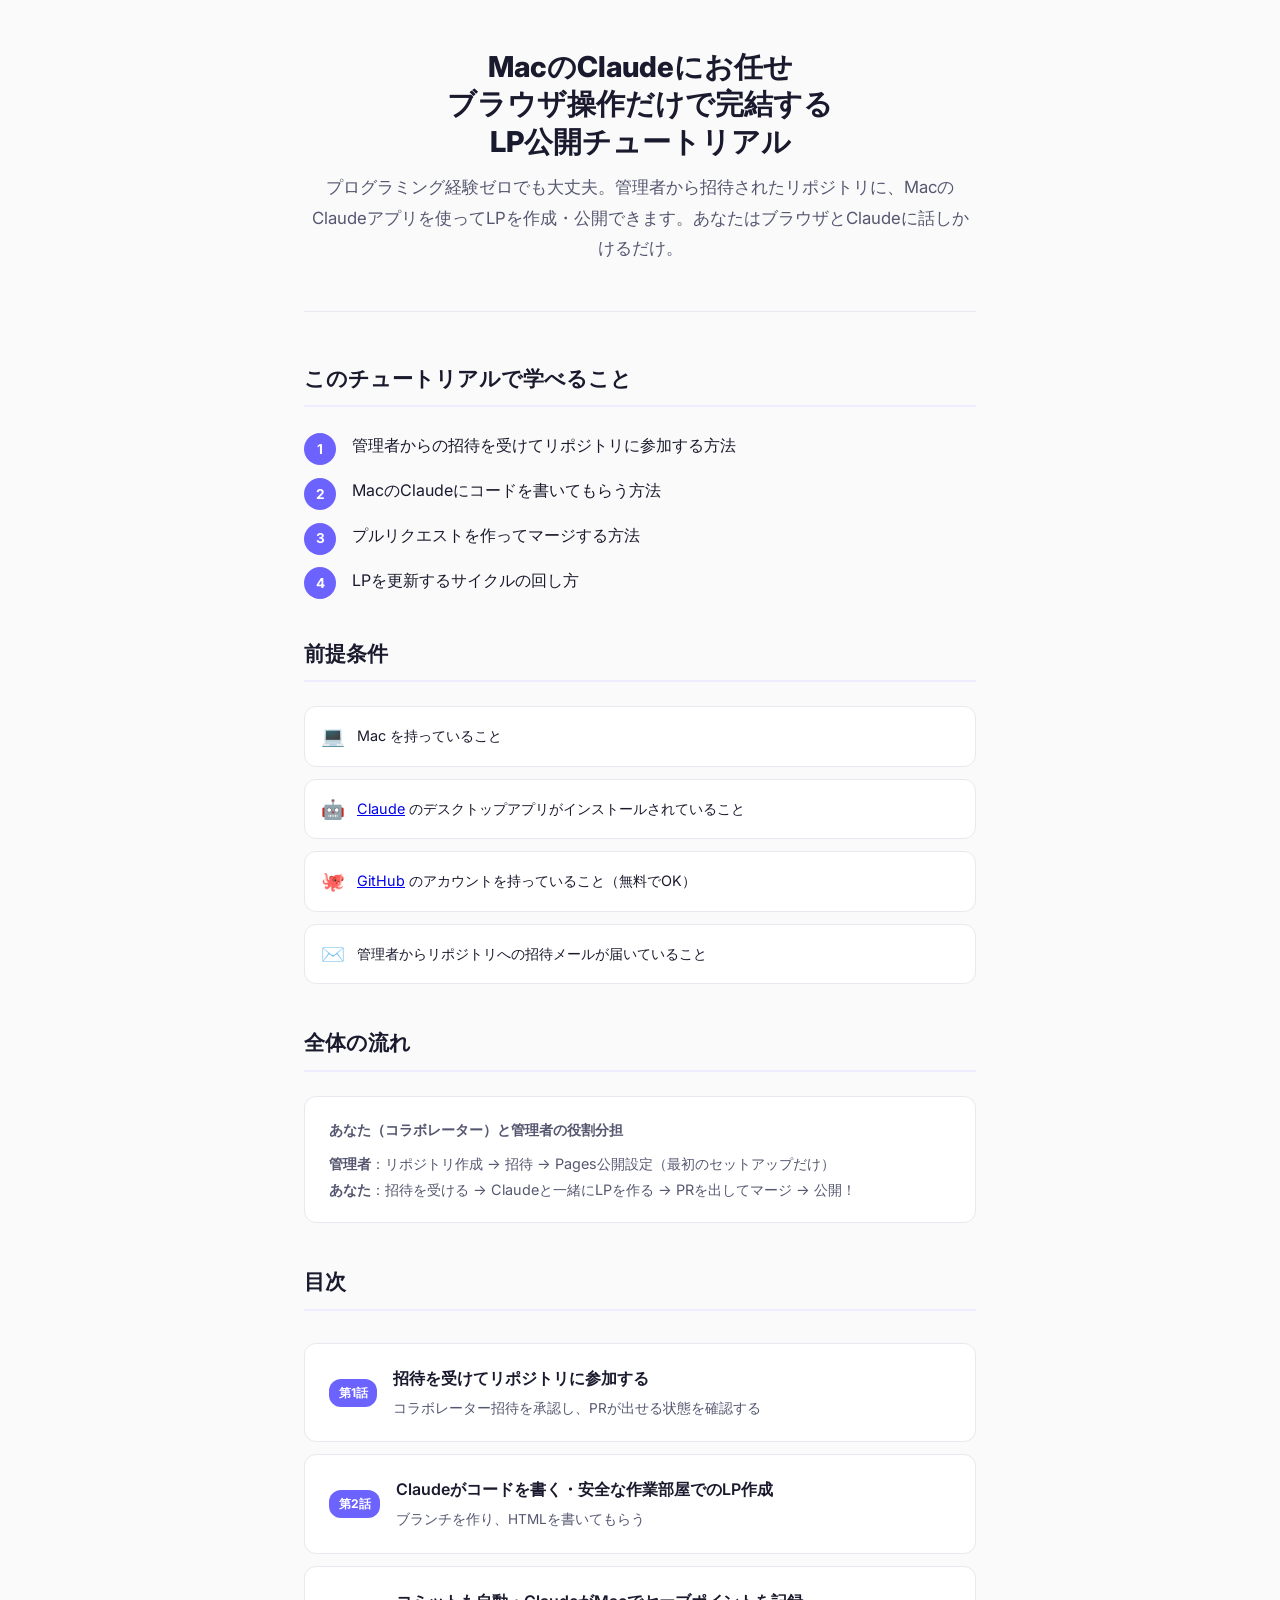
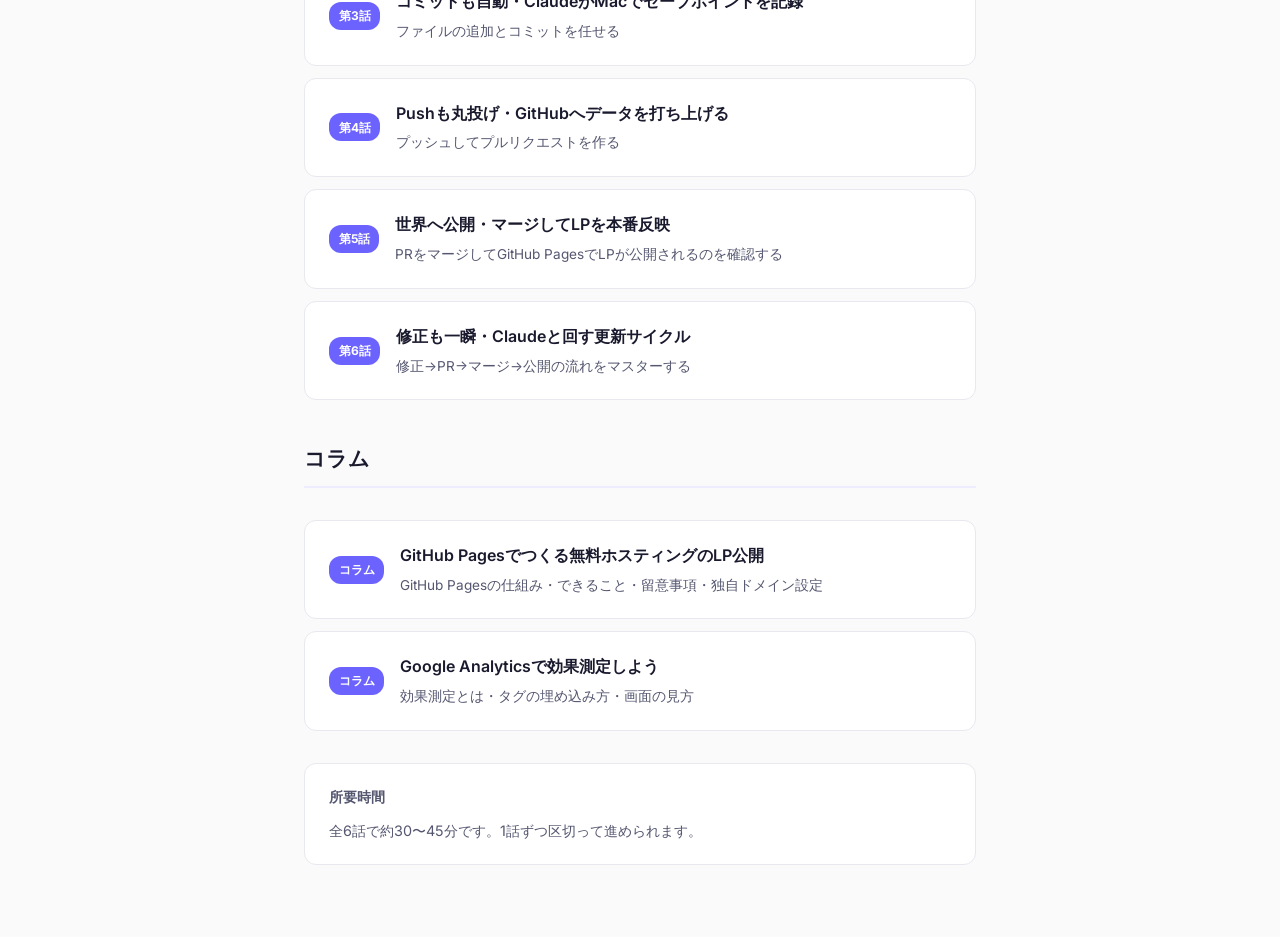
<file: index.html>
<!DOCTYPE html>
<html lang="ja">
<head>
  <meta charset="UTF-8">
  <meta name="viewport" content="width=device-width, initial-scale=1.0">
  <title>MacのClaudeにお任せ・ブラウザ操作だけで完結するLP公開チュートリアル</title>
  <link rel="stylesheet" href="style.css">
  <link rel="preconnect" href="https://fonts.googleapis.com">
  <link href="https://fonts.googleapis.com/css2?family=Inter:wght@400;600;700;800&family=JetBrains+Mono:wght@400;700&display=swap" rel="stylesheet">
  <!-- Google tag (gtag.js) -->
  <script async src="https://www.googletagmanager.com/gtag/js?id=G-H2HK2EEJB0"></script>
  <script>
    window.dataLayer = window.dataLayer || [];
    function gtag(){dataLayer.push(arguments);}
    gtag('js', new Date());
    gtag('config', 'G-H2HK2EEJB0');
  </script>
</head>
<body>
  <div class="container">
    <header class="site-header">
      <h1>MacのClaudeにお任せ<br>ブラウザ操作だけで完結する<br>LP公開チュートリアル</h1>
      <p class="subtitle">プログラミング経験ゼロでも大丈夫。管理者から招待されたリポジトリに、MacのClaudeアプリを使ってLPを作成・公開できます。あなたはブラウザとClaudeに話しかけるだけ。</p>
    </header>

    <h2>このチュートリアルで学べること</h2>
    <ul class="steps">
      <li>管理者からの招待を受けてリポジトリに参加する方法</li>
      <li>MacのClaudeにコードを書いてもらう方法</li>
      <li>プルリクエストを作ってマージする方法</li>
      <li>LPを更新するサイクルの回し方</li>
    </ul>

    <h2>前提条件</h2>
    <div class="prereq">
      <div class="prereq-item">
        <span class="icon">💻</span>
        <span>Mac を持っていること</span>
      </div>
      <div class="prereq-item">
        <span class="icon">🤖</span>
        <span><a href="https://claude.ai/download" target="_blank">Claude</a> のデスクトップアプリがインストールされていること</span>
      </div>
      <div class="prereq-item">
        <span class="icon">🐙</span>
        <span><a href="https://github.com" target="_blank">GitHub</a> のアカウントを持っていること（無料でOK）</span>
      </div>
      <div class="prereq-item">
        <span class="icon">✉️</span>
        <span>管理者からリポジトリへの招待メールが届いていること</span>
      </div>
    </div>

    <h2>全体の流れ</h2>
    <div class="note">
      <p class="note-title">あなた（コラボレーター）と管理者の役割分担</p>
      <p>
        <strong>管理者</strong>：リポジトリ作成 → 招待 → Pages公開設定（最初のセットアップだけ）<br>
        <strong>あなた</strong>：招待を受ける → Claudeと一緒にLPを作る → PRを出してマージ → 公開！
      </p>
    </div>

    <h2>目次</h2>
    <ul class="toc">
      <li>
        <a href="ep01.html">
          <span class="ep-num">第1話</span>
          <span>
            <span class="ep-title">招待を受けてリポジトリに参加する</span><br>
            <span class="ep-desc">コラボレーター招待を承認し、PRが出せる状態を確認する</span>
          </span>
        </a>
      </li>
      <li>
        <a href="ep02.html">
          <span class="ep-num">第2話</span>
          <span>
            <span class="ep-title">Claudeがコードを書く・安全な作業部屋でのLP作成</span><br>
            <span class="ep-desc">ブランチを作り、HTMLを書いてもらう</span>
          </span>
        </a>
      </li>
      <li>
        <a href="ep03.html">
          <span class="ep-num">第3話</span>
          <span>
            <span class="ep-title">コミットも自動・ClaudeがMacでセーブポイントを記録</span><br>
            <span class="ep-desc">ファイルの追加とコミットを任せる</span>
          </span>
        </a>
      </li>
      <li>
        <a href="ep04.html">
          <span class="ep-num">第4話</span>
          <span>
            <span class="ep-title">Pushも丸投げ・GitHubへデータを打ち上げる</span><br>
            <span class="ep-desc">プッシュしてプルリクエストを作る</span>
          </span>
        </a>
      </li>
      <li>
        <a href="ep05.html">
          <span class="ep-num">第5話</span>
          <span>
            <span class="ep-title">世界へ公開・マージしてLPを本番反映</span><br>
            <span class="ep-desc">PRをマージしてGitHub PagesでLPが公開されるのを確認する</span>
          </span>
        </a>
      </li>
      <li>
        <a href="ep06.html">
          <span class="ep-num">第6話</span>
          <span>
            <span class="ep-title">修正も一瞬・Claudeと回す更新サイクル</span><br>
            <span class="ep-desc">修正→PR→マージ→公開の流れをマスターする</span>
          </span>
        </a>
      </li>
    </ul>

    <h2>コラム</h2>
    <ul class="toc">
      <li>
        <a href="column-github-pages.html">
          <span class="ep-num">コラム</span>
          <span>
            <span class="ep-title">GitHub Pagesでつくる無料ホスティングのLP公開</span><br>
            <span class="ep-desc">GitHub Pagesの仕組み・できること・留意事項・独自ドメイン設定</span>
          </span>
        </a>
      </li>
      <li>
        <a href="column-google-analytics.html">
          <span class="ep-num">コラム</span>
          <span>
            <span class="ep-title">Google Analyticsで効果測定しよう</span><br>
            <span class="ep-desc">効果測定とは・タグの埋め込み方・画面の見方</span>
          </span>
        </a>
      </li>
    </ul>

    <div class="note">
      <p class="note-title">所要時間</p>
      <p>全6話で約30〜45分です。1話ずつ区切って進められます。</p>
    </div>
  </div>
</body>
</html>
</file>
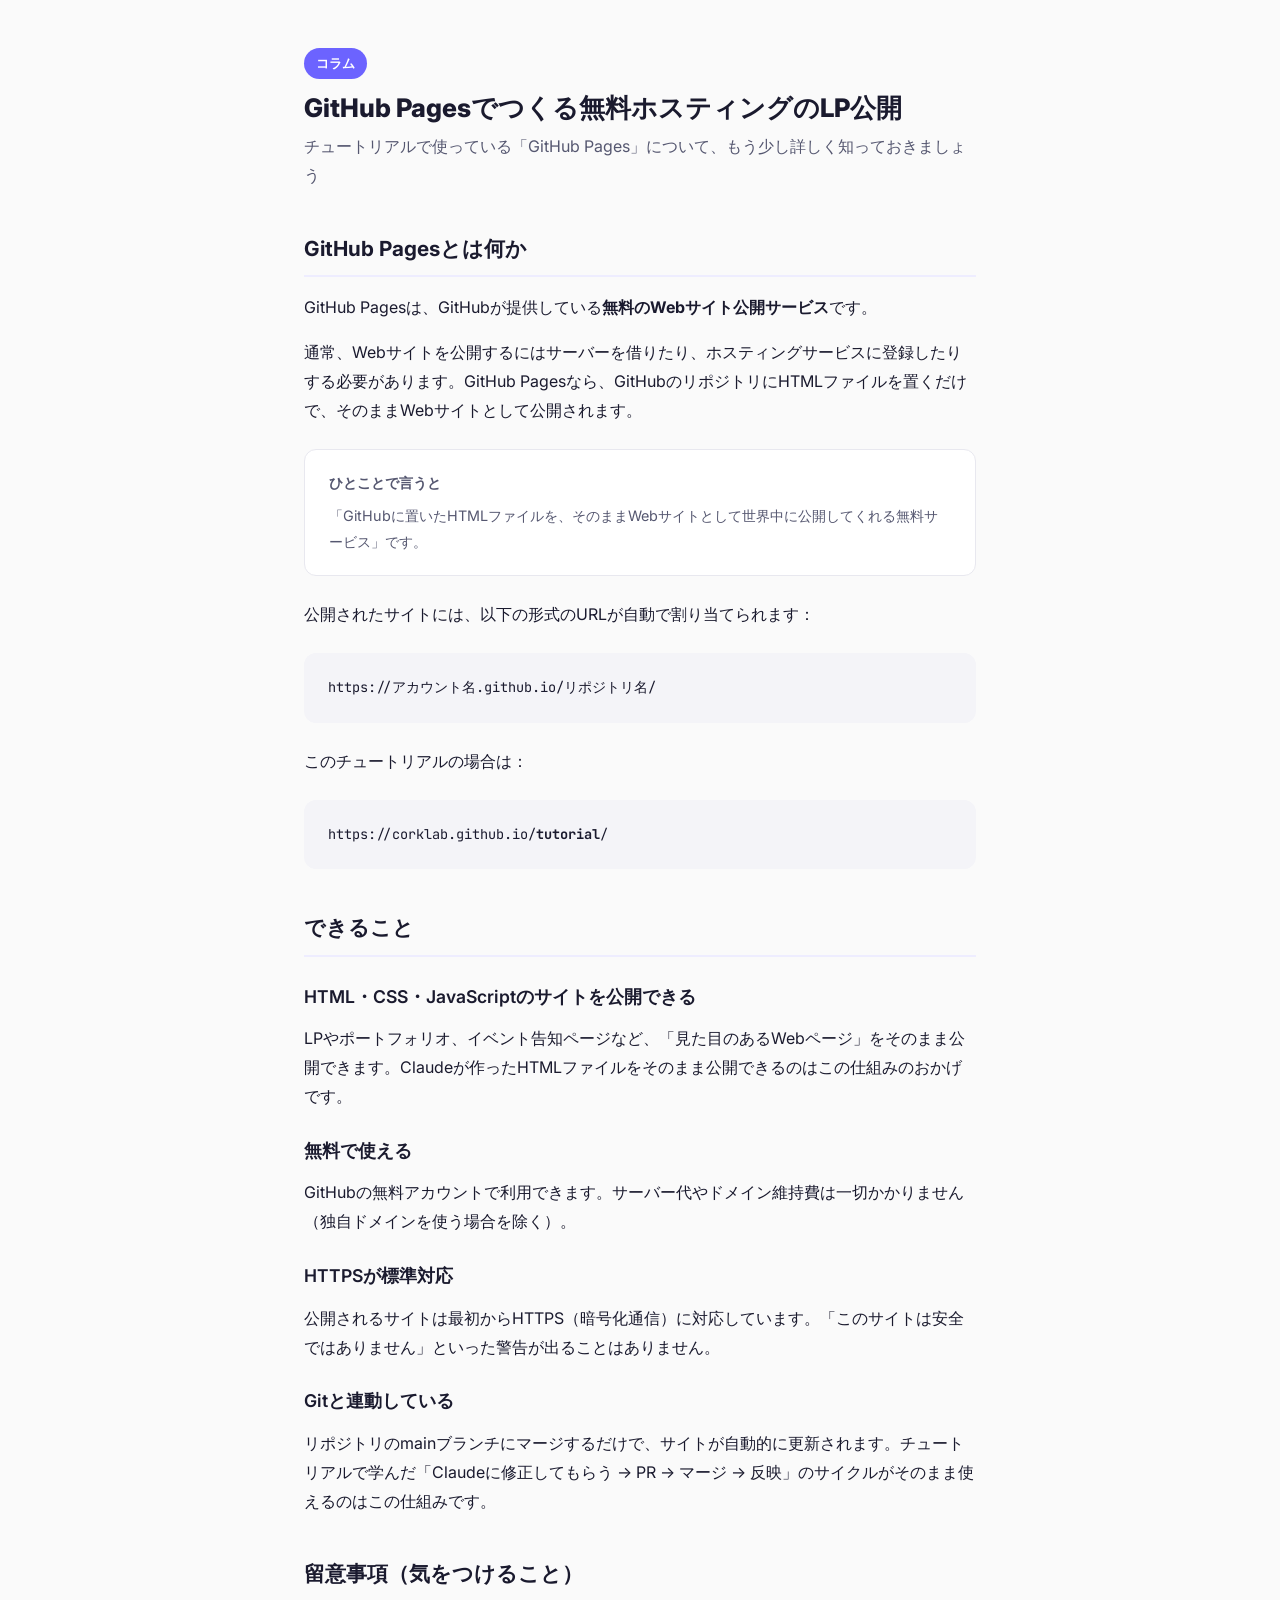
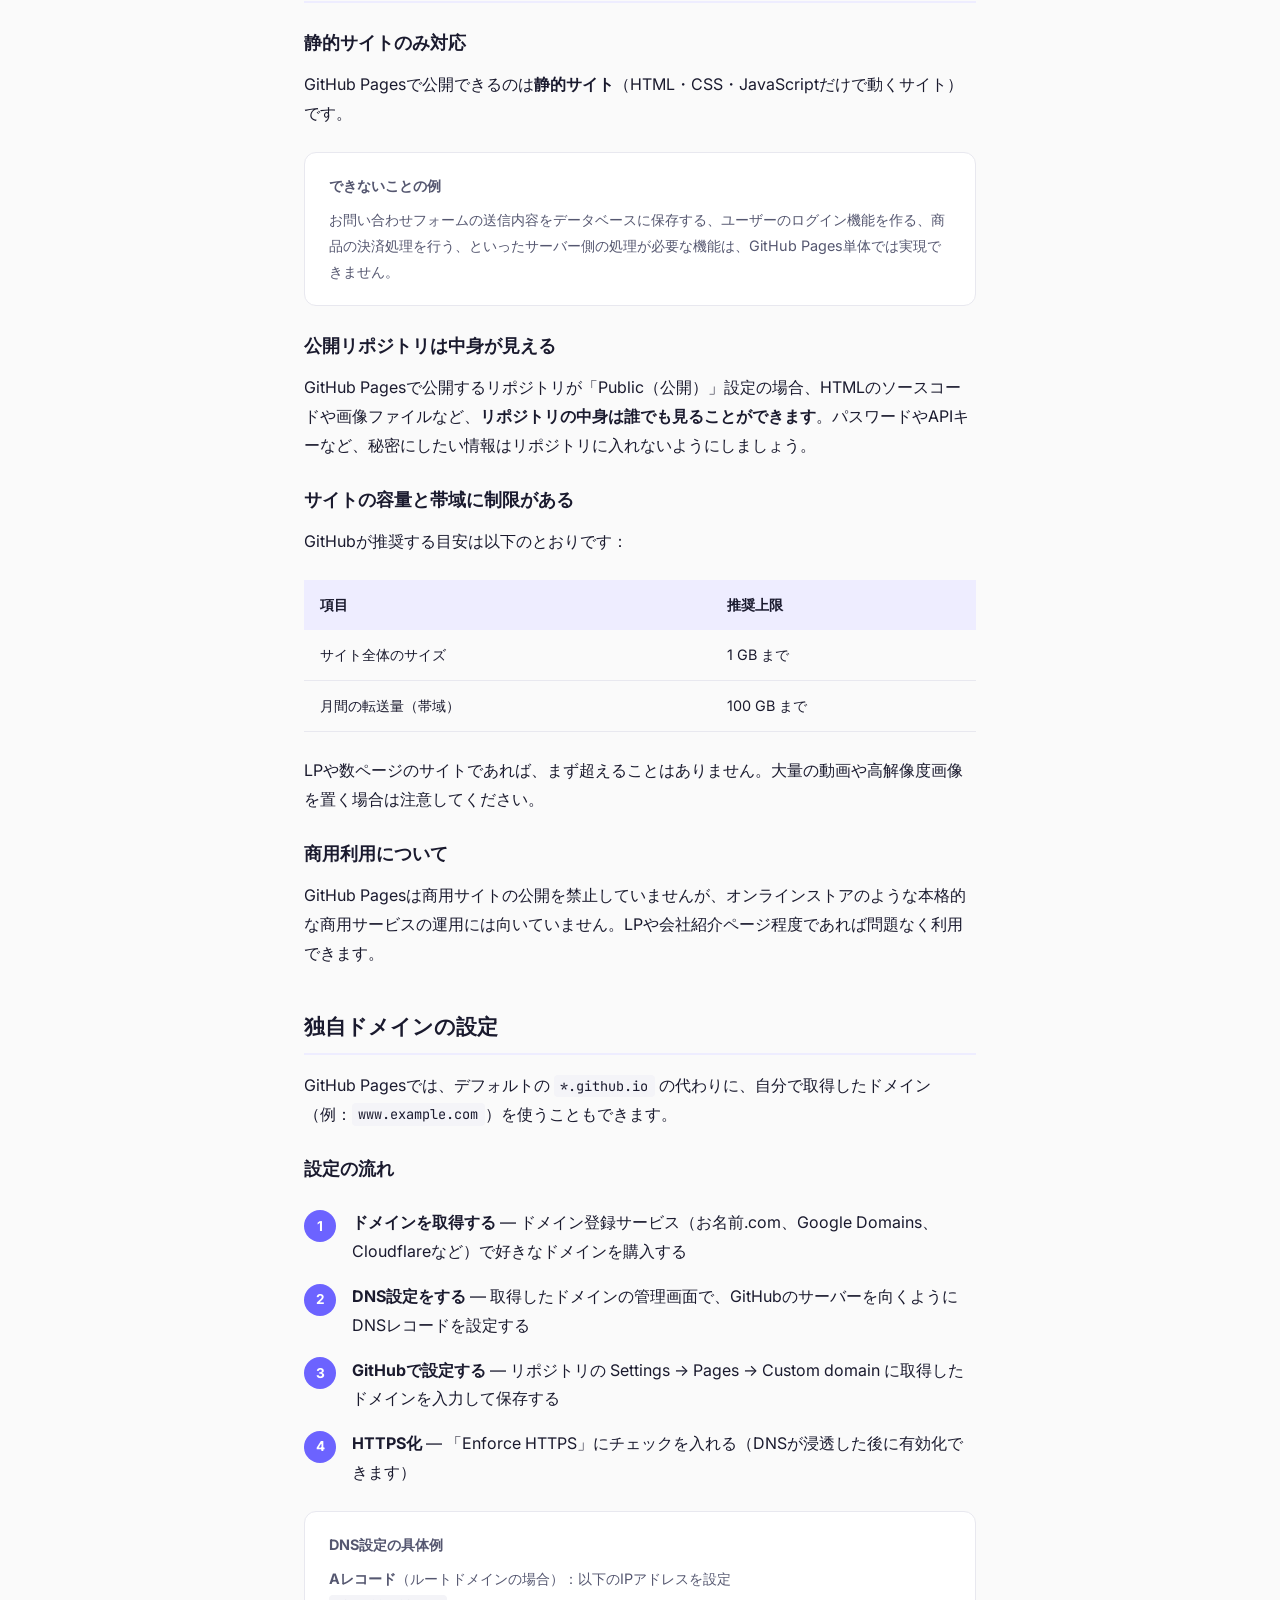
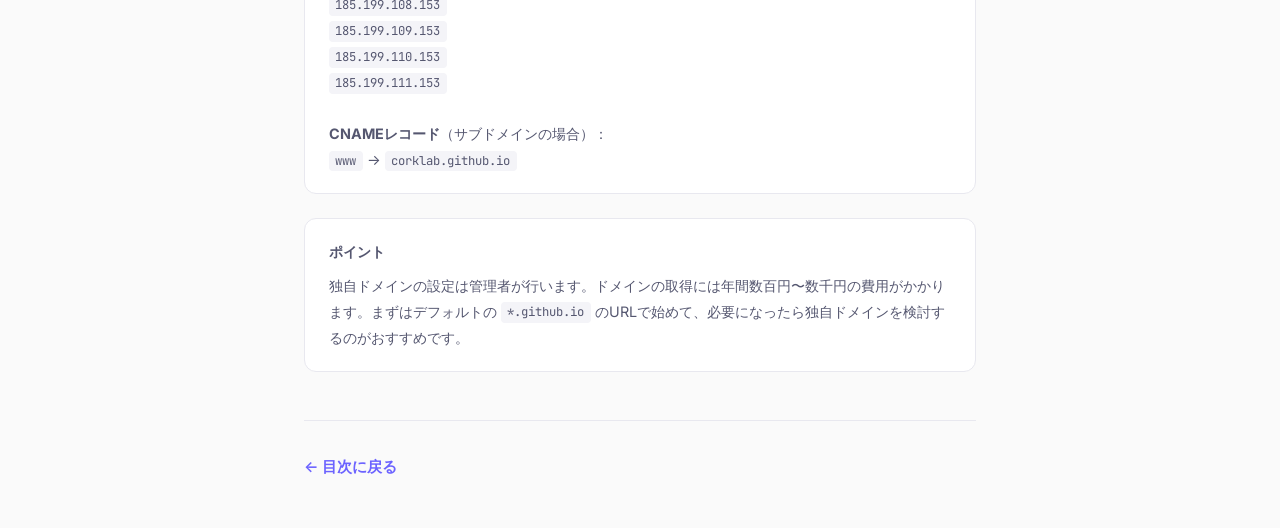
<file: column-github-pages.html>
<!DOCTYPE html>
<html lang="ja">
<head>
  <meta charset="UTF-8">
  <meta name="viewport" content="width=device-width, initial-scale=1.0">
  <title>コラム：GitHub Pagesでつくる無料ホスティングのLP公開</title>
  <link rel="stylesheet" href="style.css">
  <link rel="preconnect" href="https://fonts.googleapis.com">
  <link href="https://fonts.googleapis.com/css2?family=Inter:wght@400;600;700;800&family=JetBrains+Mono:wght@400;700&display=swap" rel="stylesheet">
  <!-- Google tag (gtag.js) -->
  <script async src="https://www.googletagmanager.com/gtag/js?id=G-H2HK2EEJB0"></script>
  <script>
    window.dataLayer = window.dataLayer || [];
    function gtag(){dataLayer.push(arguments);}
    gtag('js', new Date());
    gtag('config', 'G-H2HK2EEJB0');
  </script>
</head>
<body>
  <div class="container">
    <div class="ep-header">
      <span class="ep-number">コラム</span>
      <h1>GitHub Pagesでつくる無料ホスティングのLP公開</h1>
      <p class="goal">チュートリアルで使っている「GitHub Pages」について、もう少し詳しく知っておきましょう</p>
    </div>

    <h2>GitHub Pagesとは何か</h2>
    <p>GitHub Pagesは、GitHubが提供している<strong>無料のWebサイト公開サービス</strong>です。</p>
    <p>通常、Webサイトを公開するにはサーバーを借りたり、ホスティングサービスに登録したりする必要があります。GitHub Pagesなら、GitHubのリポジトリにHTMLファイルを置くだけで、そのままWebサイトとして公開されます。</p>

    <div class="note">
      <p class="note-title">ひとことで言うと</p>
      <p>「GitHubに置いたHTMLファイルを、そのままWebサイトとして世界中に公開してくれる無料サービス」です。</p>
    </div>

    <p>公開されたサイトには、以下の形式のURLが自動で割り当てられます：</p>
    <div class="flow-diagram">https://アカウント名.github.io/リポジトリ名/</div>
    <p>このチュートリアルの場合は：</p>
    <div class="flow-diagram">https://corklab.github.io/<strong>tutorial</strong>/</div>

    <h2>できること</h2>

    <h3>HTML・CSS・JavaScriptのサイトを公開できる</h3>
    <p>LPやポートフォリオ、イベント告知ページなど、「見た目のあるWebページ」をそのまま公開できます。Claudeが作ったHTMLファイルをそのまま公開できるのはこの仕組みのおかげです。</p>

    <h3>無料で使える</h3>
    <p>GitHubの無料アカウントで利用できます。サーバー代やドメイン維持費は一切かかりません（独自ドメインを使う場合を除く）。</p>

    <h3>HTTPSが標準対応</h3>
    <p>公開されるサイトは最初からHTTPS（暗号化通信）に対応しています。「このサイトは安全ではありません」といった警告が出ることはありません。</p>

    <h3>Gitと連動している</h3>
    <p>リポジトリのmainブランチにマージするだけで、サイトが自動的に更新されます。チュートリアルで学んだ「Claudeに修正してもらう → PR → マージ → 反映」のサイクルがそのまま使えるのはこの仕組みです。</p>

    <h2>留意事項（気をつけること）</h2>

    <h3>静的サイトのみ対応</h3>
    <p>GitHub Pagesで公開できるのは<strong>静的サイト</strong>（HTML・CSS・JavaScriptだけで動くサイト）です。</p>
    <div class="note">
      <p class="note-title">できないことの例</p>
      <p>お問い合わせフォームの送信内容をデータベースに保存する、ユーザーのログイン機能を作る、商品の決済処理を行う、といったサーバー側の処理が必要な機能は、GitHub Pages単体では実現できません。</p>
    </div>

    <h3>公開リポジトリは中身が見える</h3>
    <p>GitHub Pagesで公開するリポジトリが「Public（公開）」設定の場合、HTMLのソースコードや画像ファイルなど、<strong>リポジトリの中身は誰でも見ることができます</strong>。パスワードやAPIキーなど、秘密にしたい情報はリポジトリに入れないようにしましょう。</p>

    <h3>サイトの容量と帯域に制限がある</h3>
    <p>GitHubが推奨する目安は以下のとおりです：</p>
    <table class="summary-table">
      <thead>
        <tr><th>項目</th><th>推奨上限</th></tr>
      </thead>
      <tbody>
        <tr><td>サイト全体のサイズ</td><td>1 GB まで</td></tr>
        <tr><td>月間の転送量（帯域）</td><td>100 GB まで</td></tr>
      </tbody>
    </table>
    <p>LPや数ページのサイトであれば、まず超えることはありません。大量の動画や高解像度画像を置く場合は注意してください。</p>

    <h3>商用利用について</h3>
    <p>GitHub Pagesは商用サイトの公開を禁止していませんが、オンラインストアのような本格的な商用サービスの運用には向いていません。LPや会社紹介ページ程度であれば問題なく利用できます。</p>

    <h2>独自ドメインの設定</h2>
    <p>GitHub Pagesでは、デフォルトの <code>*.github.io</code> の代わりに、自分で取得したドメイン（例：<code>www.example.com</code>）を使うこともできます。</p>

    <h3>設定の流れ</h3>
    <ol class="steps">
      <li><strong>ドメインを取得する</strong> — ドメイン登録サービス（お名前.com、Google Domains、Cloudflareなど）で好きなドメインを購入する</li>
      <li><strong>DNS設定をする</strong> — 取得したドメインの管理画面で、GitHubのサーバーを向くようにDNSレコードを設定する</li>
      <li><strong>GitHubで設定する</strong> — リポジトリの Settings → Pages → Custom domain に取得したドメインを入力して保存する</li>
      <li><strong>HTTPS化</strong> — 「Enforce HTTPS」にチェックを入れる（DNSが浸透した後に有効化できます）</li>
    </ol>

    <div class="note">
      <p class="note-title">DNS設定の具体例</p>
      <p>
        <strong>Aレコード</strong>（ルートドメインの場合）：以下のIPアドレスを設定<br>
        <code>185.199.108.153</code><br>
        <code>185.199.109.153</code><br>
        <code>185.199.110.153</code><br>
        <code>185.199.111.153</code><br><br>
        <strong>CNAMEレコード</strong>（サブドメインの場合）：<br>
        <code>www</code> → <code>corklab.github.io</code>
      </p>
    </div>

    <div class="note">
      <p class="note-title">ポイント</p>
      <p>独自ドメインの設定は管理者が行います。ドメインの取得には年間数百円〜数千円の費用がかかります。まずはデフォルトの <code>*.github.io</code> のURLで始めて、必要になったら独自ドメインを検討するのがおすすめです。</p>
    </div>

    <nav class="nav-links">
      <a href="index.html">← 目次に戻る</a>
      <span></span>
    </nav>
  </div>
</body>
</html>
</file>
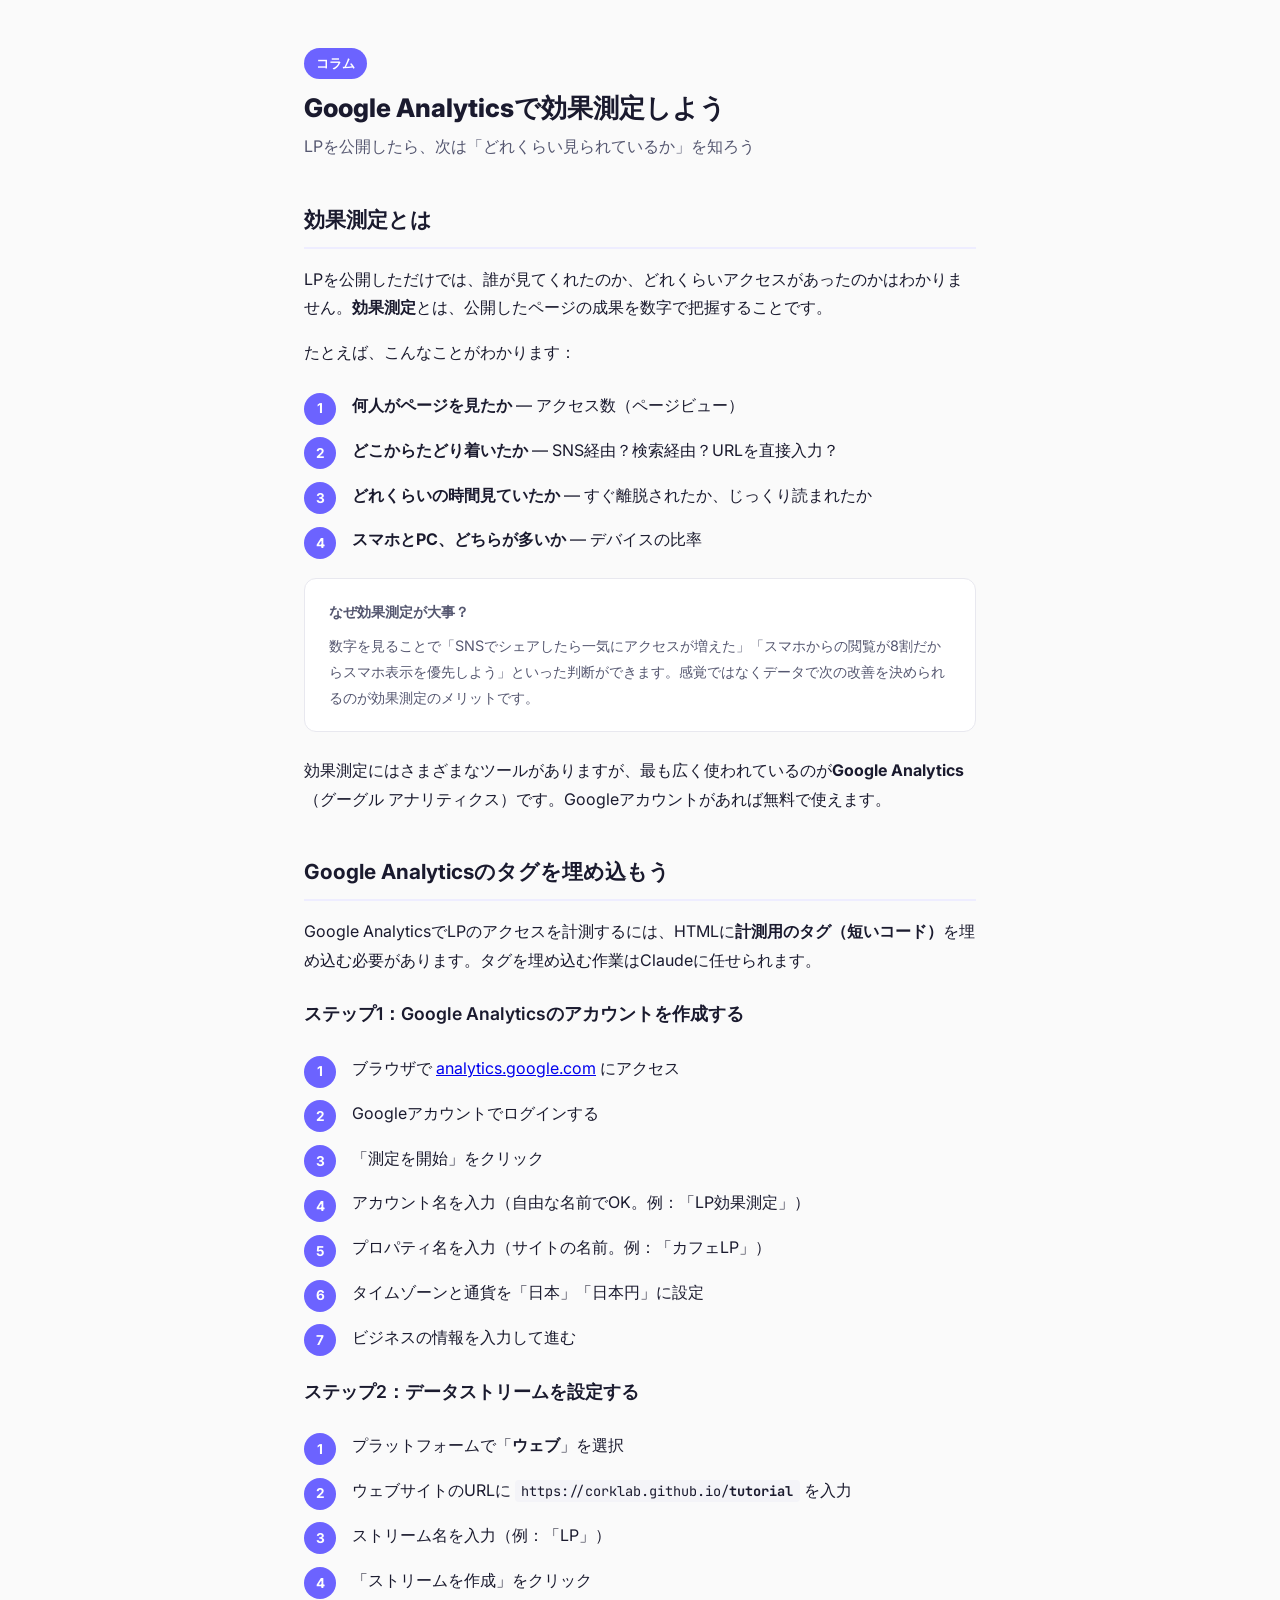
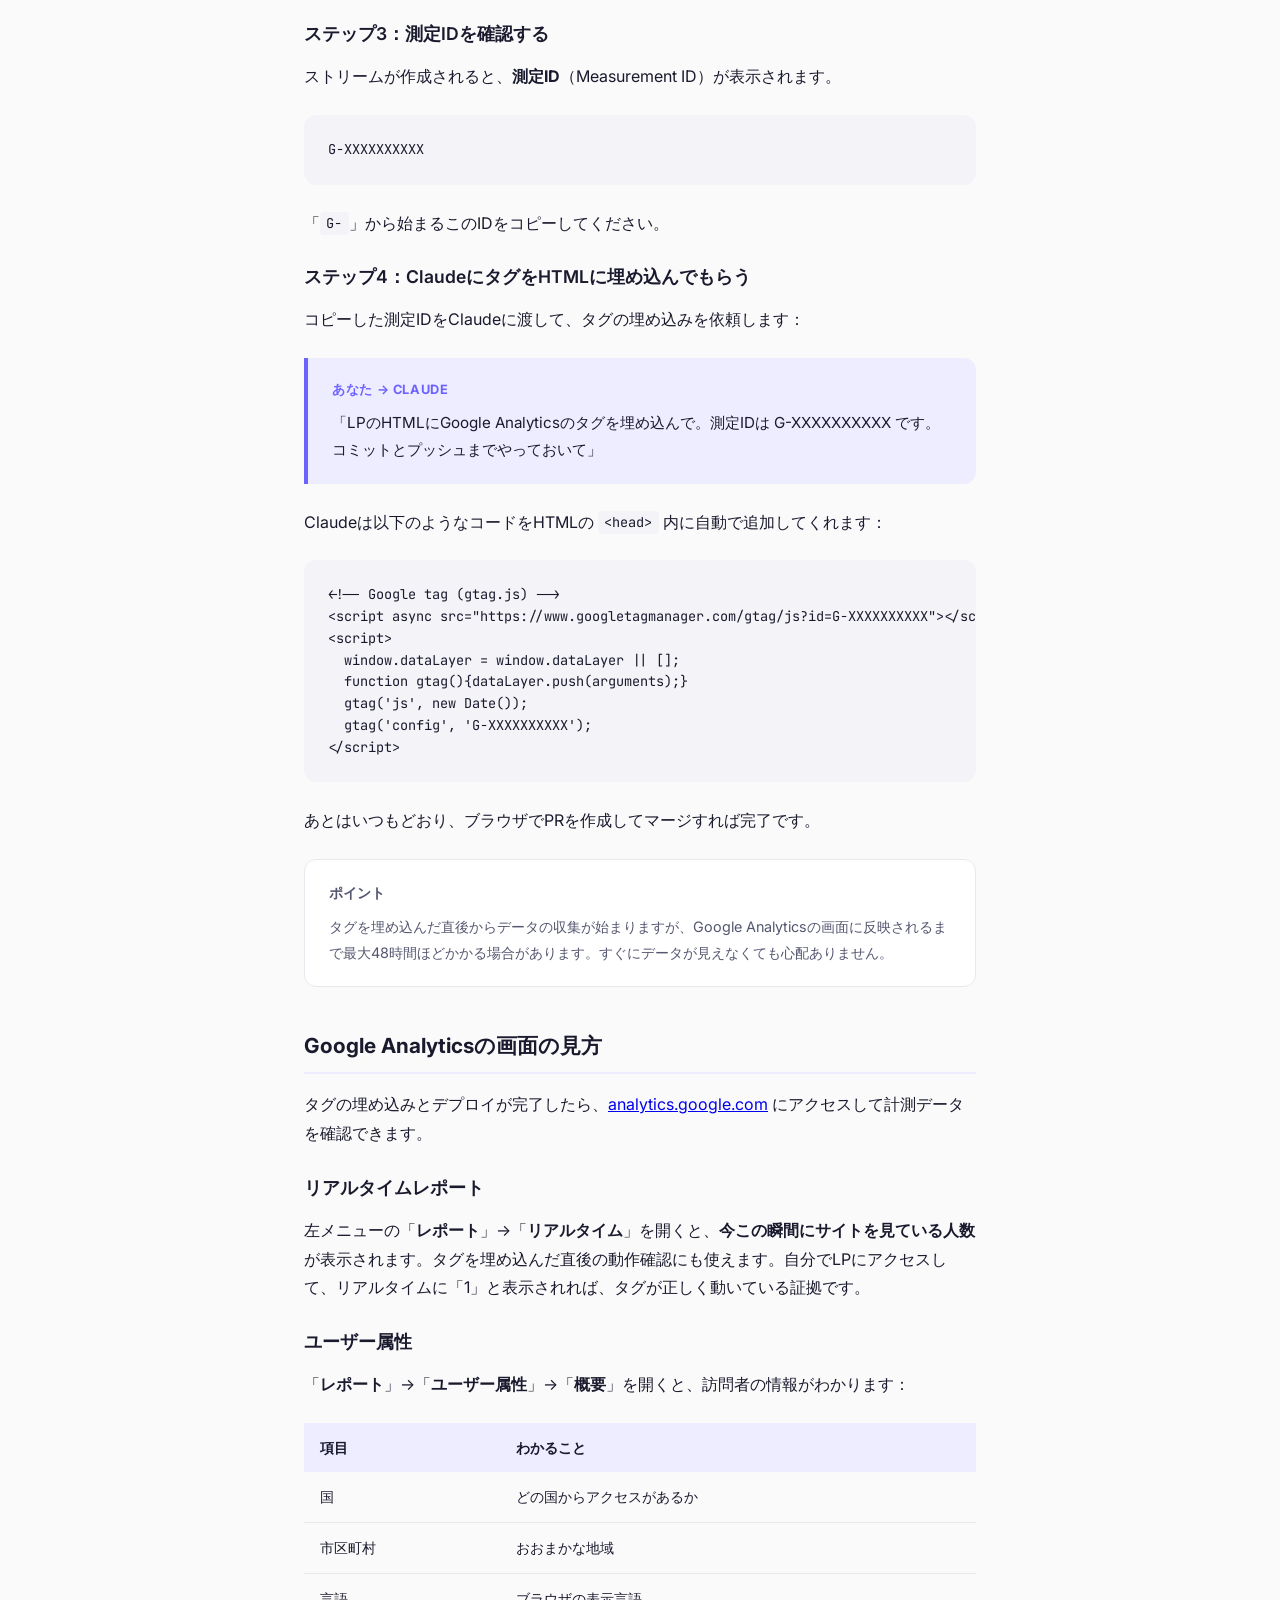
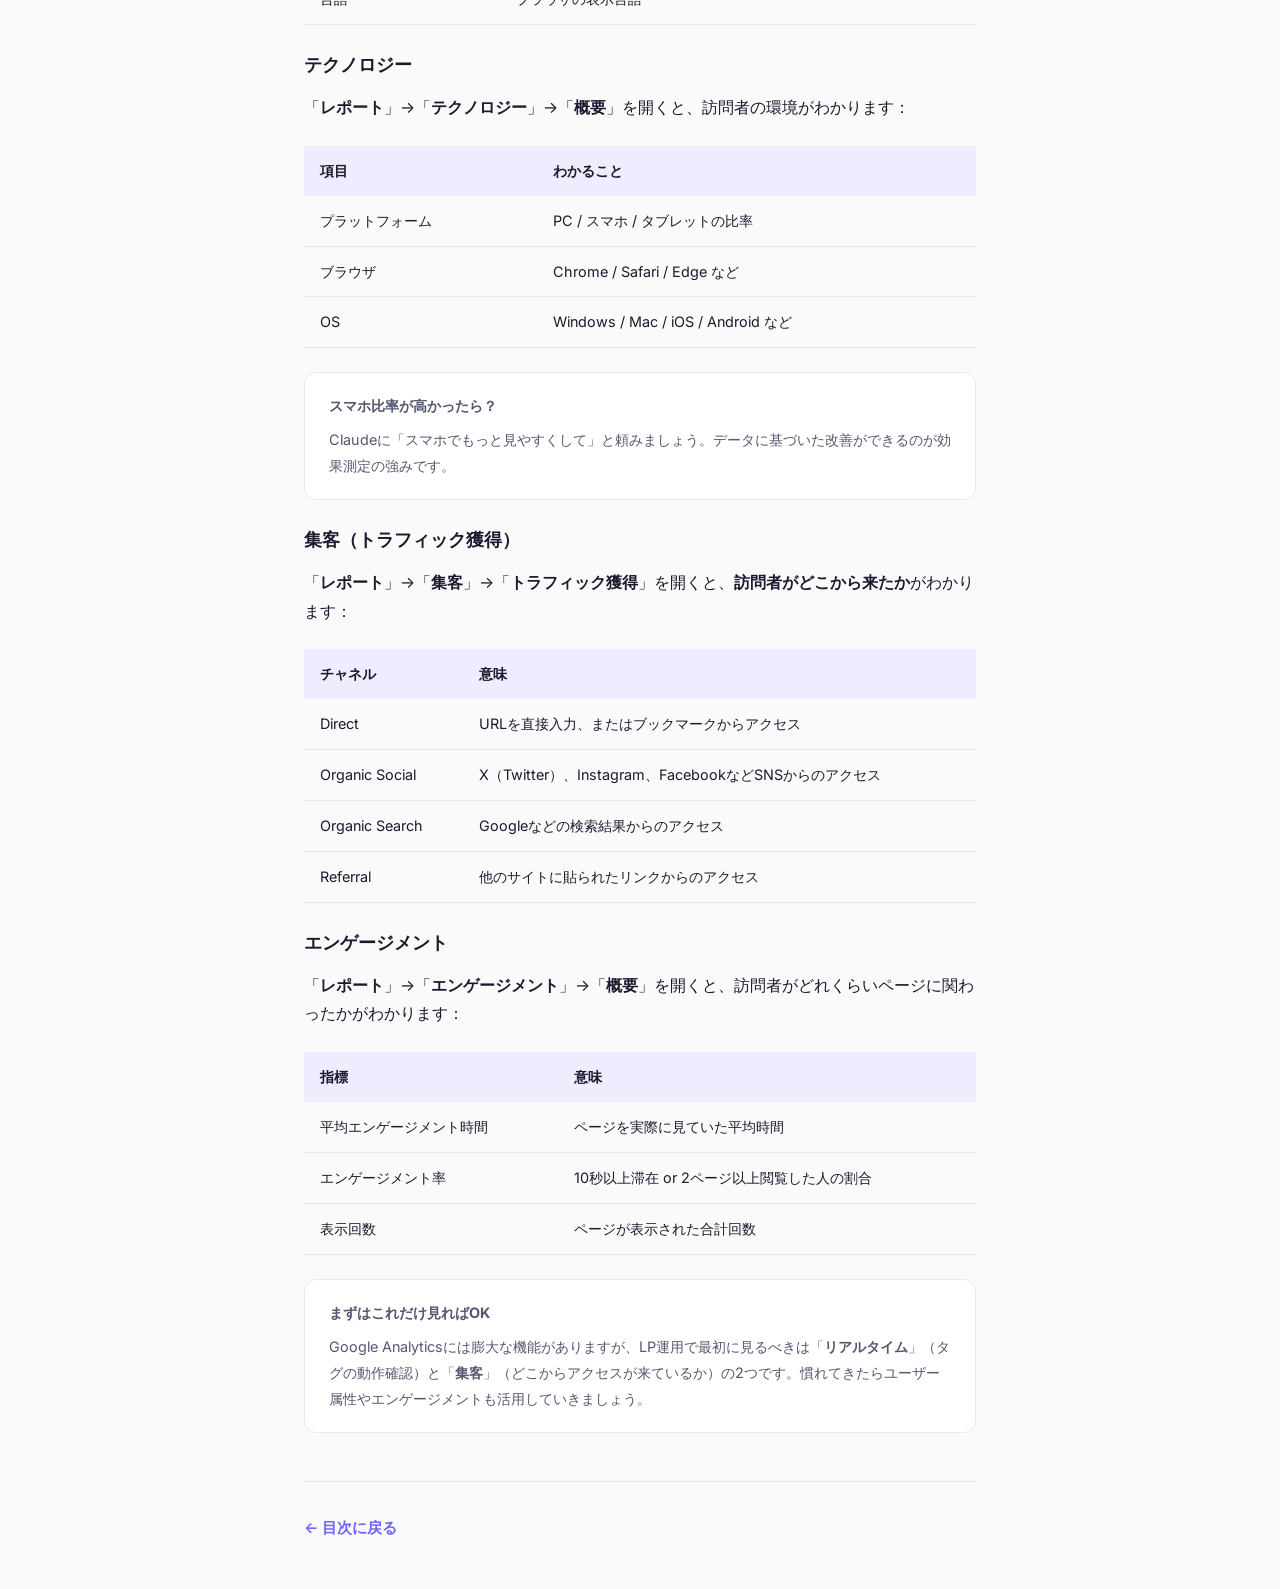
<file: column-google-analytics.html>
<!DOCTYPE html>
<html lang="ja">
<head>
  <meta charset="UTF-8">
  <meta name="viewport" content="width=device-width, initial-scale=1.0">
  <title>コラム：Google Analyticsで効果測定しよう</title>
  <link rel="stylesheet" href="style.css">
  <link rel="preconnect" href="https://fonts.googleapis.com">
  <link href="https://fonts.googleapis.com/css2?family=Inter:wght@400;600;700;800&family=JetBrains+Mono:wght@400;700&display=swap" rel="stylesheet">
  <!-- Google tag (gtag.js) -->
  <script async src="https://www.googletagmanager.com/gtag/js?id=G-H2HK2EEJB0"></script>
  <script>
    window.dataLayer = window.dataLayer || [];
    function gtag(){dataLayer.push(arguments);}
    gtag('js', new Date());
    gtag('config', 'G-H2HK2EEJB0');
  </script>
</head>
<body>
  <div class="container">
    <div class="ep-header">
      <span class="ep-number">コラム</span>
      <h1>Google Analyticsで効果測定しよう</h1>
      <p class="goal">LPを公開したら、次は「どれくらい見られているか」を知ろう</p>
    </div>

    <h2>効果測定とは</h2>
    <p>LPを公開しただけでは、誰が見てくれたのか、どれくらいアクセスがあったのかはわかりません。<strong>効果測定</strong>とは、公開したページの成果を数字で把握することです。</p>

    <p>たとえば、こんなことがわかります：</p>
    <ul class="steps">
      <li><strong>何人がページを見たか</strong> — アクセス数（ページビュー）</li>
      <li><strong>どこからたどり着いたか</strong> — SNS経由？検索経由？URLを直接入力？</li>
      <li><strong>どれくらいの時間見ていたか</strong> — すぐ離脱されたか、じっくり読まれたか</li>
      <li><strong>スマホとPC、どちらが多いか</strong> — デバイスの比率</li>
    </ul>

    <div class="note">
      <p class="note-title">なぜ効果測定が大事？</p>
      <p>数字を見ることで「SNSでシェアしたら一気にアクセスが増えた」「スマホからの閲覧が8割だからスマホ表示を優先しよう」といった判断ができます。感覚ではなくデータで次の改善を決められるのが効果測定のメリットです。</p>
    </div>

    <p>効果測定にはさまざまなツールがありますが、最も広く使われているのが<strong>Google Analytics</strong>（グーグル アナリティクス）です。Googleアカウントがあれば無料で使えます。</p>

    <h2>Google Analyticsのタグを埋め込もう</h2>
    <p>Google AnalyticsでLPのアクセスを計測するには、HTMLに<strong>計測用のタグ（短いコード）</strong>を埋め込む必要があります。タグを埋め込む作業はClaudeに任せられます。</p>

    <h3>ステップ1：Google Analyticsのアカウントを作成する</h3>
    <ol class="steps">
      <li>ブラウザで <a href="https://analytics.google.com/" target="_blank">analytics.google.com</a> にアクセス</li>
      <li>Googleアカウントでログインする</li>
      <li>「測定を開始」をクリック</li>
      <li>アカウント名を入力（自由な名前でOK。例：「LP効果測定」）</li>
      <li>プロパティ名を入力（サイトの名前。例：「カフェLP」）</li>
      <li>タイムゾーンと通貨を「日本」「日本円」に設定</li>
      <li>ビジネスの情報を入力して進む</li>
    </ol>

    <h3>ステップ2：データストリームを設定する</h3>
    <ol class="steps">
      <li>プラットフォームで「<strong>ウェブ</strong>」を選択</li>
      <li>ウェブサイトのURLに <code>https://corklab.github.io/<strong>tutorial</strong></code> を入力</li>
      <li>ストリーム名を入力（例：「LP」）</li>
      <li>「ストリームを作成」をクリック</li>
    </ol>

    <h3>ステップ3：測定IDを確認する</h3>
    <p>ストリームが作成されると、<strong>測定ID</strong>（Measurement ID）が表示されます。</p>
    <div class="flow-diagram">G-XXXXXXXXXX</div>
    <p>「<code>G-</code>」から始まるこのIDをコピーしてください。</p>

    <h3>ステップ4：ClaudeにタグをHTMLに埋め込んでもらう</h3>
    <p>コピーした測定IDをClaudeに渡して、タグの埋め込みを依頼します：</p>
    <div class="instruction">
      <p class="label">あなた → Claude</p>
      <p>「LPのHTMLにGoogle Analyticsのタグを埋め込んで。測定IDは G-XXXXXXXXXX です。コミットとプッシュまでやっておいて」</p>
    </div>

    <p>Claudeは以下のようなコードをHTMLの <code>&lt;head&gt;</code> 内に自動で追加してくれます：</p>
    <div class="flow-diagram">&lt;!-- Google tag (gtag.js) --&gt;
&lt;script async src="https://www.googletagmanager.com/gtag/js?id=G-XXXXXXXXXX"&gt;&lt;/script&gt;
&lt;script&gt;
  window.dataLayer = window.dataLayer || [];
  function gtag(){dataLayer.push(arguments);}
  gtag('js', new Date());
  gtag('config', 'G-XXXXXXXXXX');
&lt;/script&gt;</div>

    <p>あとはいつもどおり、ブラウザでPRを作成してマージすれば完了です。</p>

    <div class="note">
      <p class="note-title">ポイント</p>
      <p>タグを埋め込んだ直後からデータの収集が始まりますが、Google Analyticsの画面に反映されるまで最大48時間ほどかかる場合があります。すぐにデータが見えなくても心配ありません。</p>
    </div>

    <h2>Google Analyticsの画面の見方</h2>
    <p>タグの埋め込みとデプロイが完了したら、<a href="https://analytics.google.com/" target="_blank">analytics.google.com</a> にアクセスして計測データを確認できます。</p>

    <h3>リアルタイムレポート</h3>
    <p>左メニューの「<strong>レポート</strong>」→「<strong>リアルタイム</strong>」を開くと、<strong>今この瞬間にサイトを見ている人数</strong>が表示されます。タグを埋め込んだ直後の動作確認にも使えます。自分でLPにアクセスして、リアルタイムに「1」と表示されれば、タグが正しく動いている証拠です。</p>

    <h3>ユーザー属性</h3>
    <p>「<strong>レポート</strong>」→「<strong>ユーザー属性</strong>」→「<strong>概要</strong>」を開くと、訪問者の情報がわかります：</p>
    <table class="summary-table">
      <thead>
        <tr><th>項目</th><th>わかること</th></tr>
      </thead>
      <tbody>
        <tr><td>国</td><td>どの国からアクセスがあるか</td></tr>
        <tr><td>市区町村</td><td>おおまかな地域</td></tr>
        <tr><td>言語</td><td>ブラウザの表示言語</td></tr>
      </tbody>
    </table>

    <h3>テクノロジー</h3>
    <p>「<strong>レポート</strong>」→「<strong>テクノロジー</strong>」→「<strong>概要</strong>」を開くと、訪問者の環境がわかります：</p>
    <table class="summary-table">
      <thead>
        <tr><th>項目</th><th>わかること</th></tr>
      </thead>
      <tbody>
        <tr><td>プラットフォーム</td><td>PC / スマホ / タブレットの比率</td></tr>
        <tr><td>ブラウザ</td><td>Chrome / Safari / Edge など</td></tr>
        <tr><td>OS</td><td>Windows / Mac / iOS / Android など</td></tr>
      </tbody>
    </table>

    <div class="note">
      <p class="note-title">スマホ比率が高かったら？</p>
      <p>Claudeに「スマホでもっと見やすくして」と頼みましょう。データに基づいた改善ができるのが効果測定の強みです。</p>
    </div>

    <h3>集客（トラフィック獲得）</h3>
    <p>「<strong>レポート</strong>」→「<strong>集客</strong>」→「<strong>トラフィック獲得</strong>」を開くと、<strong>訪問者がどこから来たか</strong>がわかります：</p>
    <table class="summary-table">
      <thead>
        <tr><th>チャネル</th><th>意味</th></tr>
      </thead>
      <tbody>
        <tr><td>Direct</td><td>URLを直接入力、またはブックマークからアクセス</td></tr>
        <tr><td>Organic Social</td><td>X（Twitter）、Instagram、FacebookなどSNSからのアクセス</td></tr>
        <tr><td>Organic Search</td><td>Googleなどの検索結果からのアクセス</td></tr>
        <tr><td>Referral</td><td>他のサイトに貼られたリンクからのアクセス</td></tr>
      </tbody>
    </table>

    <h3>エンゲージメント</h3>
    <p>「<strong>レポート</strong>」→「<strong>エンゲージメント</strong>」→「<strong>概要</strong>」を開くと、訪問者がどれくらいページに関わったかがわかります：</p>
    <table class="summary-table">
      <thead>
        <tr><th>指標</th><th>意味</th></tr>
      </thead>
      <tbody>
        <tr><td>平均エンゲージメント時間</td><td>ページを実際に見ていた平均時間</td></tr>
        <tr><td>エンゲージメント率</td><td>10秒以上滞在 or 2ページ以上閲覧した人の割合</td></tr>
        <tr><td>表示回数</td><td>ページが表示された合計回数</td></tr>
      </tbody>
    </table>

    <div class="note">
      <p class="note-title">まずはこれだけ見ればOK</p>
      <p>Google Analyticsには膨大な機能がありますが、LP運用で最初に見るべきは「<strong>リアルタイム</strong>」（タグの動作確認）と「<strong>集客</strong>」（どこからアクセスが来ているか）の2つです。慣れてきたらユーザー属性やエンゲージメントも活用していきましょう。</p>
    </div>

    <nav class="nav-links">
      <a href="index.html">← 目次に戻る</a>
      <span></span>
    </nav>
  </div>
</body>
</html>
</file>
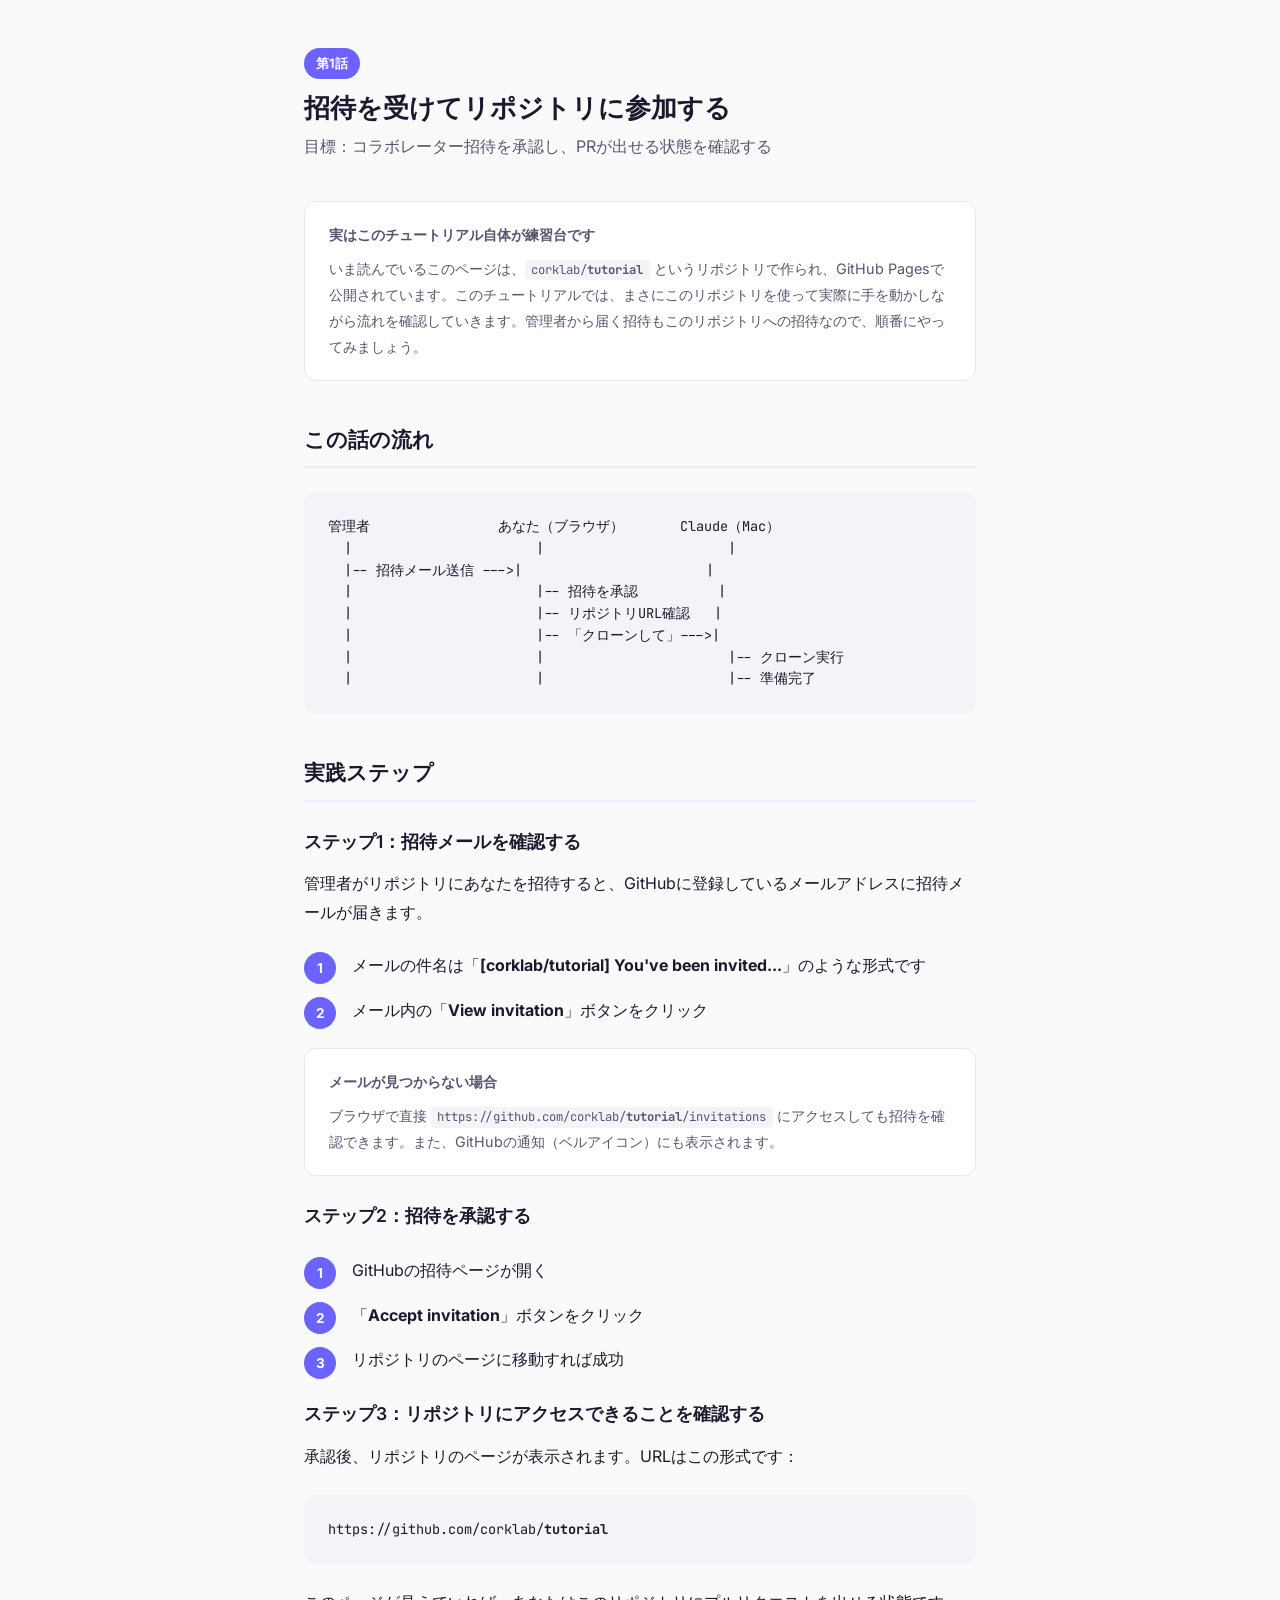
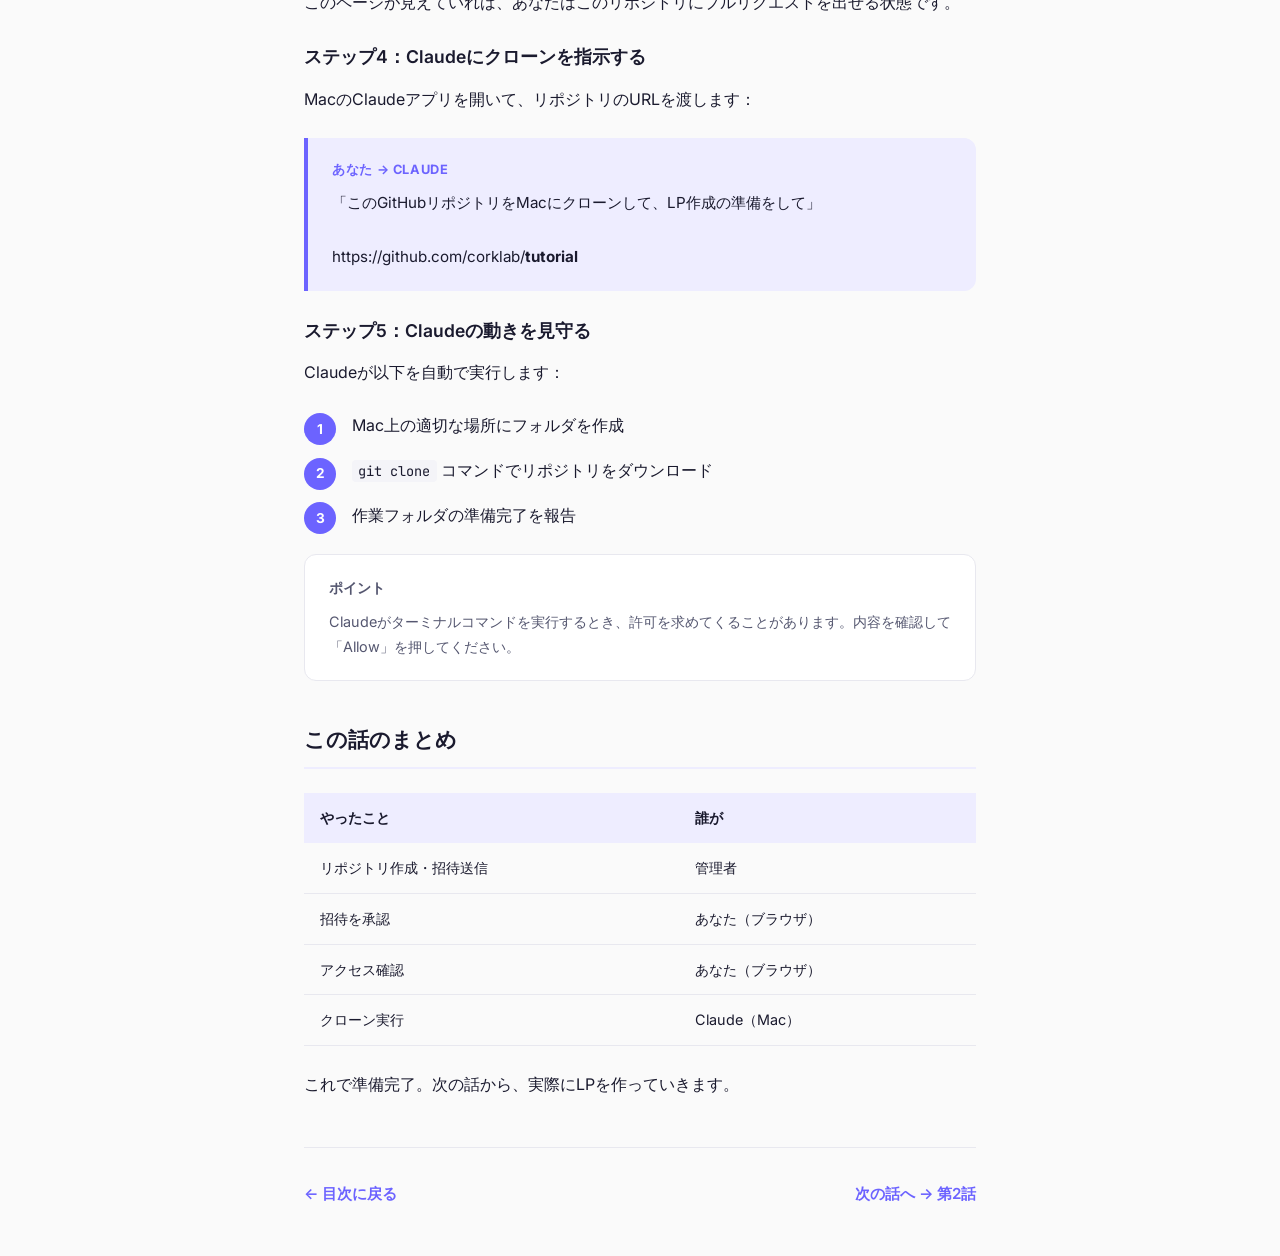
<file: ep01.html>
<!DOCTYPE html>
<html lang="ja">
<head>
  <meta charset="UTF-8">
  <meta name="viewport" content="width=device-width, initial-scale=1.0">
  <title>第1話：招待を受けてリポジトリに参加する</title>
  <link rel="stylesheet" href="style.css">
  <link rel="preconnect" href="https://fonts.googleapis.com">
  <link href="https://fonts.googleapis.com/css2?family=Inter:wght@400;600;700;800&family=JetBrains+Mono:wght@400;700&display=swap" rel="stylesheet">
  <!-- Google tag (gtag.js) -->
  <script async src="https://www.googletagmanager.com/gtag/js?id=G-H2HK2EEJB0"></script>
  <script>
    window.dataLayer = window.dataLayer || [];
    function gtag(){dataLayer.push(arguments);}
    gtag('js', new Date());
    gtag('config', 'G-H2HK2EEJB0');
  </script>
</head>
<body>
  <div class="container">
    <div class="ep-header">
      <span class="ep-number">第1話</span>
      <h1>招待を受けてリポジトリに参加する</h1>
      <p class="goal">目標：コラボレーター招待を承認し、PRが出せる状態を確認する</p>
    </div>

    <div class="note">
      <p class="note-title">実はこのチュートリアル自体が練習台です</p>
      <p>いま読んでいるこのページは、<code>corklab/<strong>tutorial</strong></code> というリポジトリで作られ、GitHub Pagesで公開されています。このチュートリアルでは、まさにこのリポジトリを使って実際に手を動かしながら流れを確認していきます。管理者から届く招待もこのリポジトリへの招待なので、順番にやってみましょう。</p>
    </div>

    <h2>この話の流れ</h2>
    <div class="flow-diagram">管理者                あなた（ブラウザ）       Claude（Mac）
  |                       |                       |
  |-- 招待メール送信 --->|                       |
  |                       |-- 招待を承認          |
  |                       |-- リポジトリURL確認   |
  |                       |-- 「クローンして」--->|
  |                       |                       |-- クローン実行
  |                       |                       |-- 準備完了</div>

    <h2>実践ステップ</h2>

    <h3>ステップ1：招待メールを確認する</h3>
    <p>管理者がリポジトリにあなたを招待すると、GitHubに登録しているメールアドレスに招待メールが届きます。</p>
    <ol class="steps">
      <li>メールの件名は「<strong>[corklab/tutorial] You've been invited...</strong>」のような形式です</li>
      <li>メール内の「<strong>View invitation</strong>」ボタンをクリック</li>
    </ol>

    <div class="note">
      <p class="note-title">メールが見つからない場合</p>
      <p>ブラウザで直接 <code>https://github.com/corklab/<strong>tutorial</strong>/invitations</code> にアクセスしても招待を確認できます。また、GitHubの通知（ベルアイコン）にも表示されます。</p>
    </div>

    <h3>ステップ2：招待を承認する</h3>
    <ol class="steps">
      <li>GitHubの招待ページが開く</li>
      <li>「<strong>Accept invitation</strong>」ボタンをクリック</li>
      <li>リポジトリのページに移動すれば成功</li>
    </ol>

    <h3>ステップ3：リポジトリにアクセスできることを確認する</h3>
    <p>承認後、リポジトリのページが表示されます。URLはこの形式です：</p>
    <div class="flow-diagram">https://github.com/corklab/<strong>tutorial</strong></div>
    <p>このページが見えていれば、あなたはこのリポジトリにプルリクエストを出せる状態です。</p>

    <h3>ステップ4：Claudeにクローンを指示する</h3>
    <p>MacのClaudeアプリを開いて、リポジトリのURLを渡します：</p>
    <div class="instruction">
      <p class="label">あなた → Claude</p>
      <p>「このGitHubリポジトリをMacにクローンして、LP作成の準備をして」<br><br>https://github.com/corklab/<strong>tutorial</strong></p>
    </div>

    <h3>ステップ5：Claudeの動きを見守る</h3>
    <p>Claudeが以下を自動で実行します：</p>
    <ol class="steps">
      <li>Mac上の適切な場所にフォルダを作成</li>
      <li><code>git clone</code> コマンドでリポジトリをダウンロード</li>
      <li>作業フォルダの準備完了を報告</li>
    </ol>

    <div class="note">
      <p class="note-title">ポイント</p>
      <p>Claudeがターミナルコマンドを実行するとき、許可を求めてくることがあります。内容を確認して「Allow」を押してください。</p>
    </div>

    <h2>この話のまとめ</h2>
    <table class="summary-table">
      <thead>
        <tr><th>やったこと</th><th>誰が</th></tr>
      </thead>
      <tbody>
        <tr><td>リポジトリ作成・招待送信</td><td>管理者</td></tr>
        <tr><td>招待を承認</td><td>あなた（ブラウザ）</td></tr>
        <tr><td>アクセス確認</td><td>あなた（ブラウザ）</td></tr>
        <tr><td>クローン実行</td><td>Claude（Mac）</td></tr>
      </tbody>
    </table>
    <p>これで準備完了。次の話から、実際にLPを作っていきます。</p>

    <nav class="nav-links">
      <a href="index.html">← 目次に戻る</a>
      <a href="ep02.html">次の話へ → 第2話</a>
    </nav>
  </div>
</body>
</html>
</file>
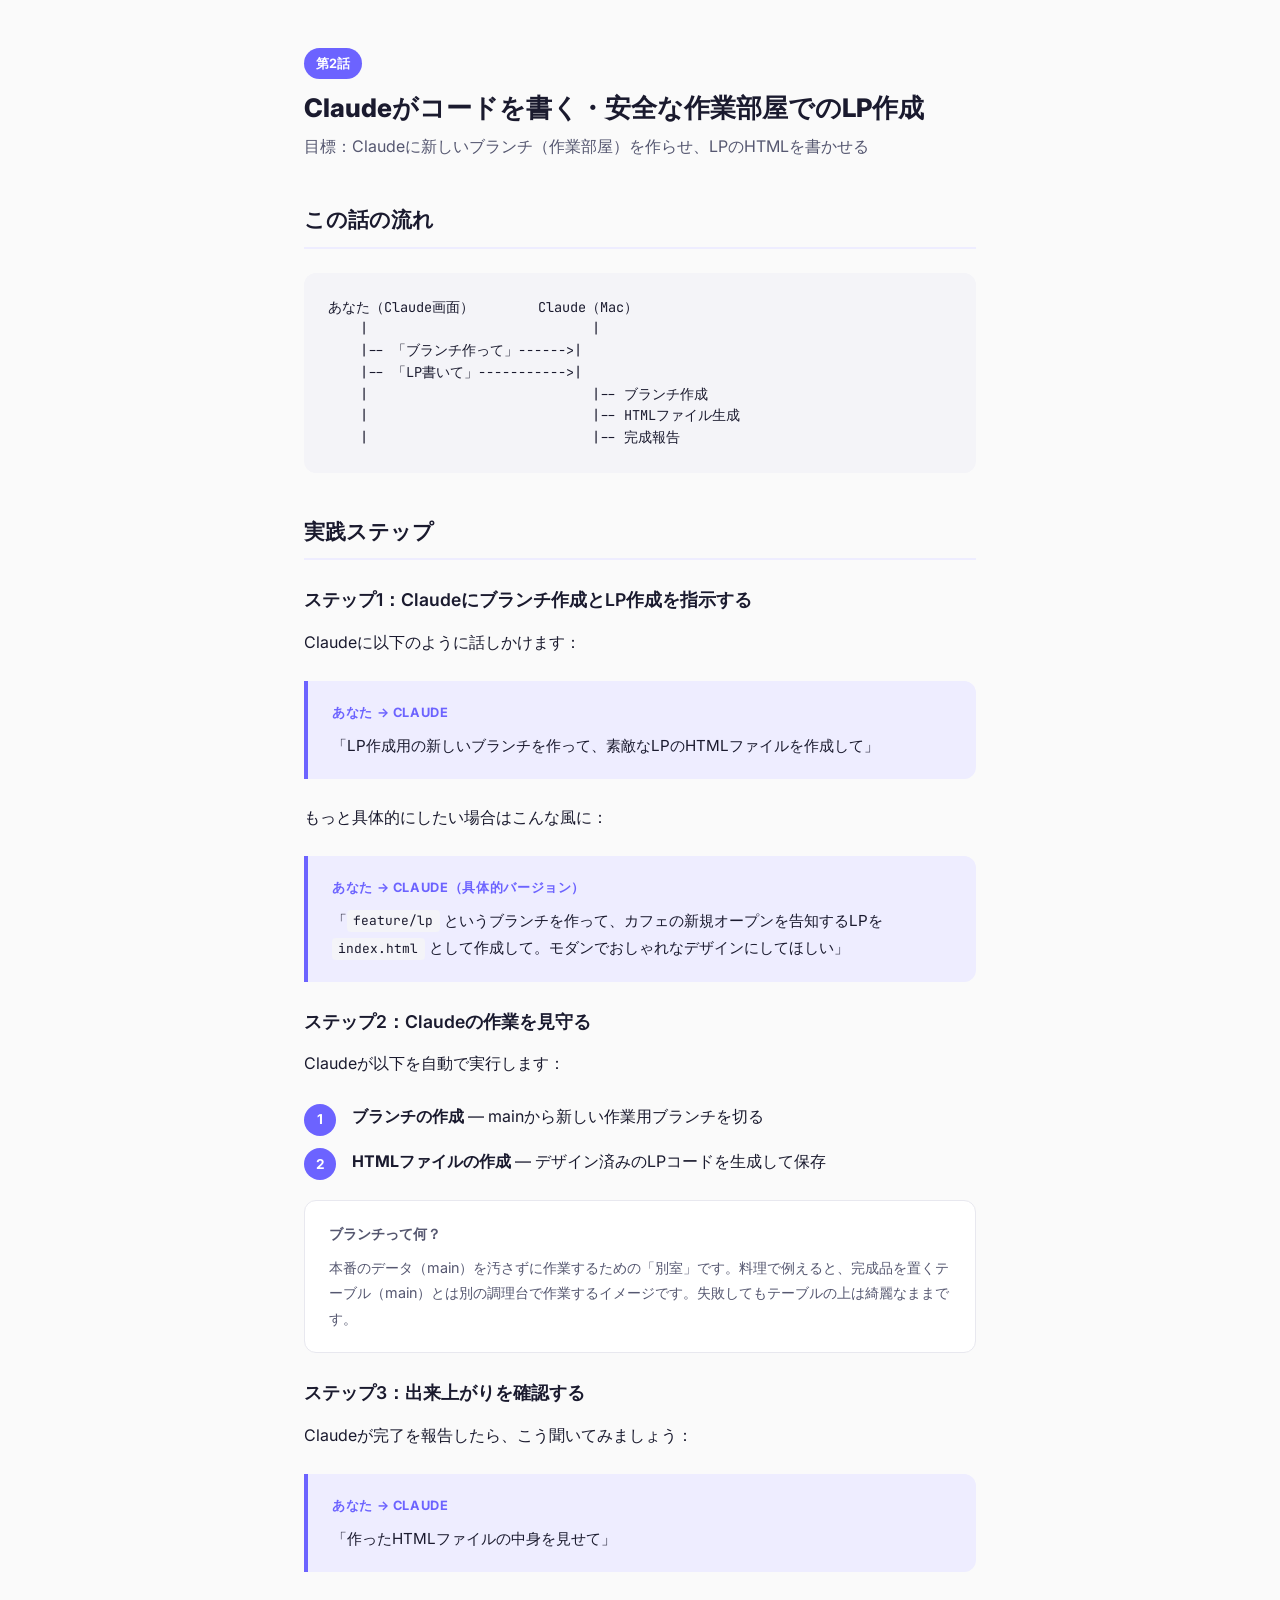
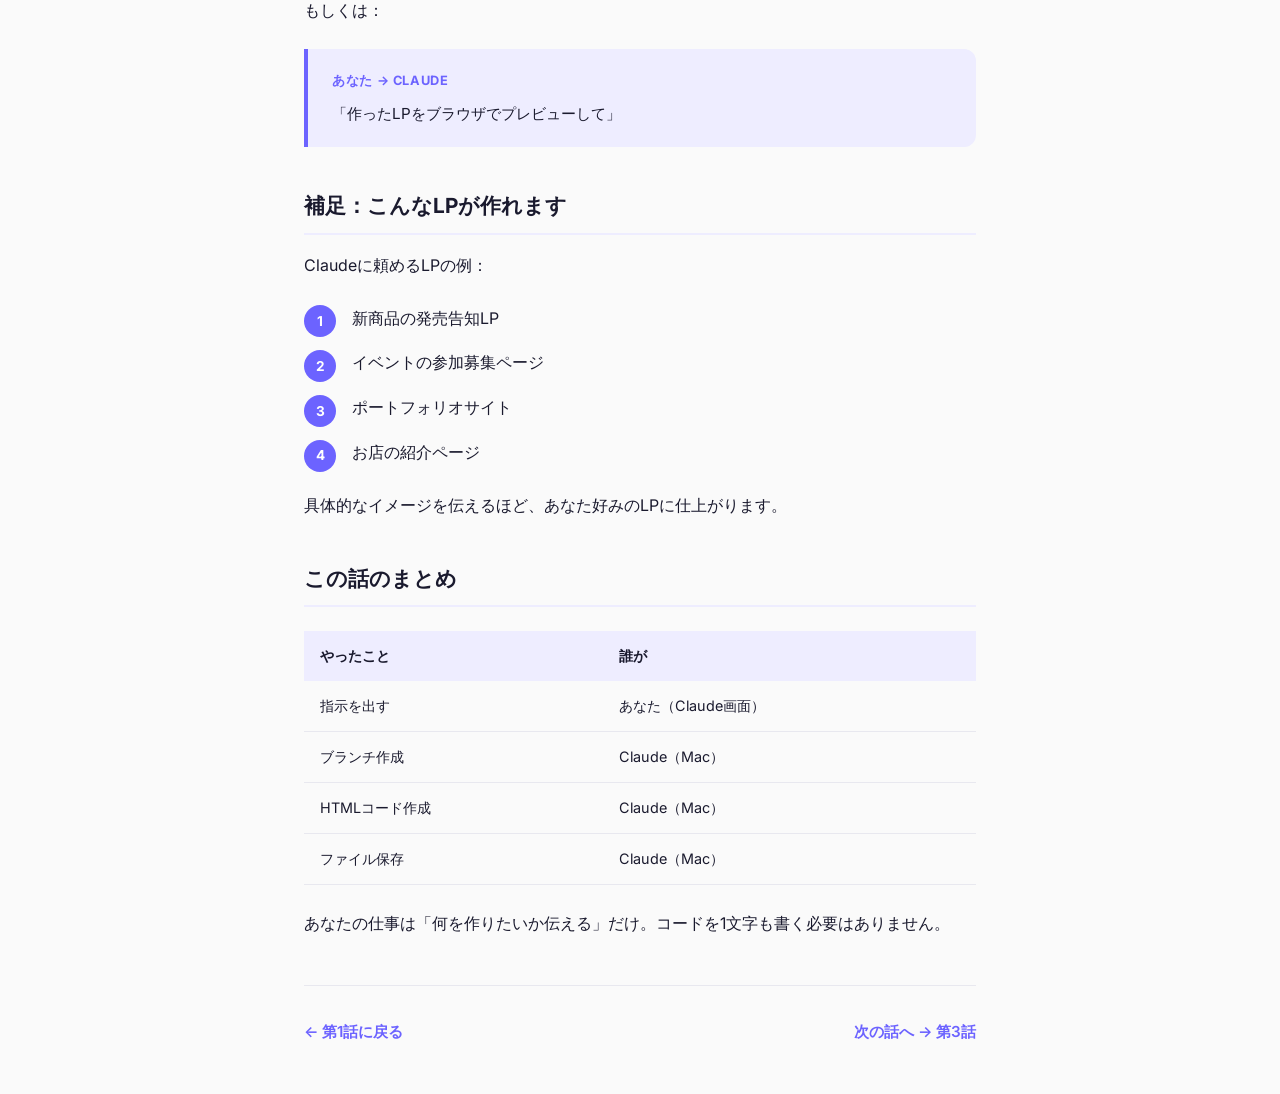
<file: ep02.html>
<!DOCTYPE html>
<html lang="ja">
<head>
  <meta charset="UTF-8">
  <meta name="viewport" content="width=device-width, initial-scale=1.0">
  <title>第2話：Claudeがコードを書く・安全な作業部屋でのLP作成</title>
  <link rel="stylesheet" href="style.css">
  <link rel="preconnect" href="https://fonts.googleapis.com">
  <link href="https://fonts.googleapis.com/css2?family=Inter:wght@400;600;700;800&family=JetBrains+Mono:wght@400;700&display=swap" rel="stylesheet">
  <!-- Google tag (gtag.js) -->
  <script async src="https://www.googletagmanager.com/gtag/js?id=G-H2HK2EEJB0"></script>
  <script>
    window.dataLayer = window.dataLayer || [];
    function gtag(){dataLayer.push(arguments);}
    gtag('js', new Date());
    gtag('config', 'G-H2HK2EEJB0');
  </script>
</head>
<body>
  <div class="container">
    <div class="ep-header">
      <span class="ep-number">第2話</span>
      <h1>Claudeがコードを書く・安全な作業部屋でのLP作成</h1>
      <p class="goal">目標：Claudeに新しいブランチ（作業部屋）を作らせ、LPのHTMLを書かせる</p>
    </div>

    <h2>この話の流れ</h2>
    <div class="flow-diagram">あなた（Claude画面）        Claude（Mac）
    |                            |
    |-- 「ブランチ作って」------>|
    |-- 「LP書いて」----------->|
    |                            |-- ブランチ作成
    |                            |-- HTMLファイル生成
    |                            |-- 完成報告</div>

    <h2>実践ステップ</h2>

    <h3>ステップ1：Claudeにブランチ作成とLP作成を指示する</h3>
    <p>Claudeに以下のように話しかけます：</p>
    <div class="instruction">
      <p class="label">あなた → Claude</p>
      <p>「LP作成用の新しいブランチを作って、素敵なLPのHTMLファイルを作成して」</p>
    </div>

    <p>もっと具体的にしたい場合はこんな風に：</p>
    <div class="instruction">
      <p class="label">あなた → Claude（具体的バージョン）</p>
      <p>「<code>feature/lp</code> というブランチを作って、カフェの新規オープンを告知するLPを <code>index.html</code> として作成して。モダンでおしゃれなデザインにしてほしい」</p>
    </div>

    <h3>ステップ2：Claudeの作業を見守る</h3>
    <p>Claudeが以下を自動で実行します：</p>
    <ol class="steps">
      <li><strong>ブランチの作成</strong> — mainから新しい作業用ブランチを切る</li>
      <li><strong>HTMLファイルの作成</strong> — デザイン済みのLPコードを生成して保存</li>
    </ol>

    <div class="note">
      <p class="note-title">ブランチって何？</p>
      <p>本番のデータ（main）を汚さずに作業するための「別室」です。料理で例えると、完成品を置くテーブル（main）とは別の調理台で作業するイメージです。失敗してもテーブルの上は綺麗なままです。</p>
    </div>

    <h3>ステップ3：出来上がりを確認する</h3>
    <p>Claudeが完了を報告したら、こう聞いてみましょう：</p>
    <div class="instruction">
      <p class="label">あなた → Claude</p>
      <p>「作ったHTMLファイルの中身を見せて」</p>
    </div>
    <p>もしくは：</p>
    <div class="instruction">
      <p class="label">あなた → Claude</p>
      <p>「作ったLPをブラウザでプレビューして」</p>
    </div>

    <h2>補足：こんなLPが作れます</h2>
    <p>Claudeに頼めるLPの例：</p>
    <ul class="steps">
      <li>新商品の発売告知LP</li>
      <li>イベントの参加募集ページ</li>
      <li>ポートフォリオサイト</li>
      <li>お店の紹介ページ</li>
    </ul>
    <p>具体的なイメージを伝えるほど、あなた好みのLPに仕上がります。</p>

    <h2>この話のまとめ</h2>
    <table class="summary-table">
      <thead>
        <tr><th>やったこと</th><th>誰が</th></tr>
      </thead>
      <tbody>
        <tr><td>指示を出す</td><td>あなた（Claude画面）</td></tr>
        <tr><td>ブランチ作成</td><td>Claude（Mac）</td></tr>
        <tr><td>HTMLコード作成</td><td>Claude（Mac）</td></tr>
        <tr><td>ファイル保存</td><td>Claude（Mac）</td></tr>
      </tbody>
    </table>
    <p>あなたの仕事は「何を作りたいか伝える」だけ。コードを1文字も書く必要はありません。</p>

    <nav class="nav-links">
      <a href="ep01.html">← 第1話に戻る</a>
      <a href="ep03.html">次の話へ → 第3話</a>
    </nav>
  </div>
</body>
</html>
</file>
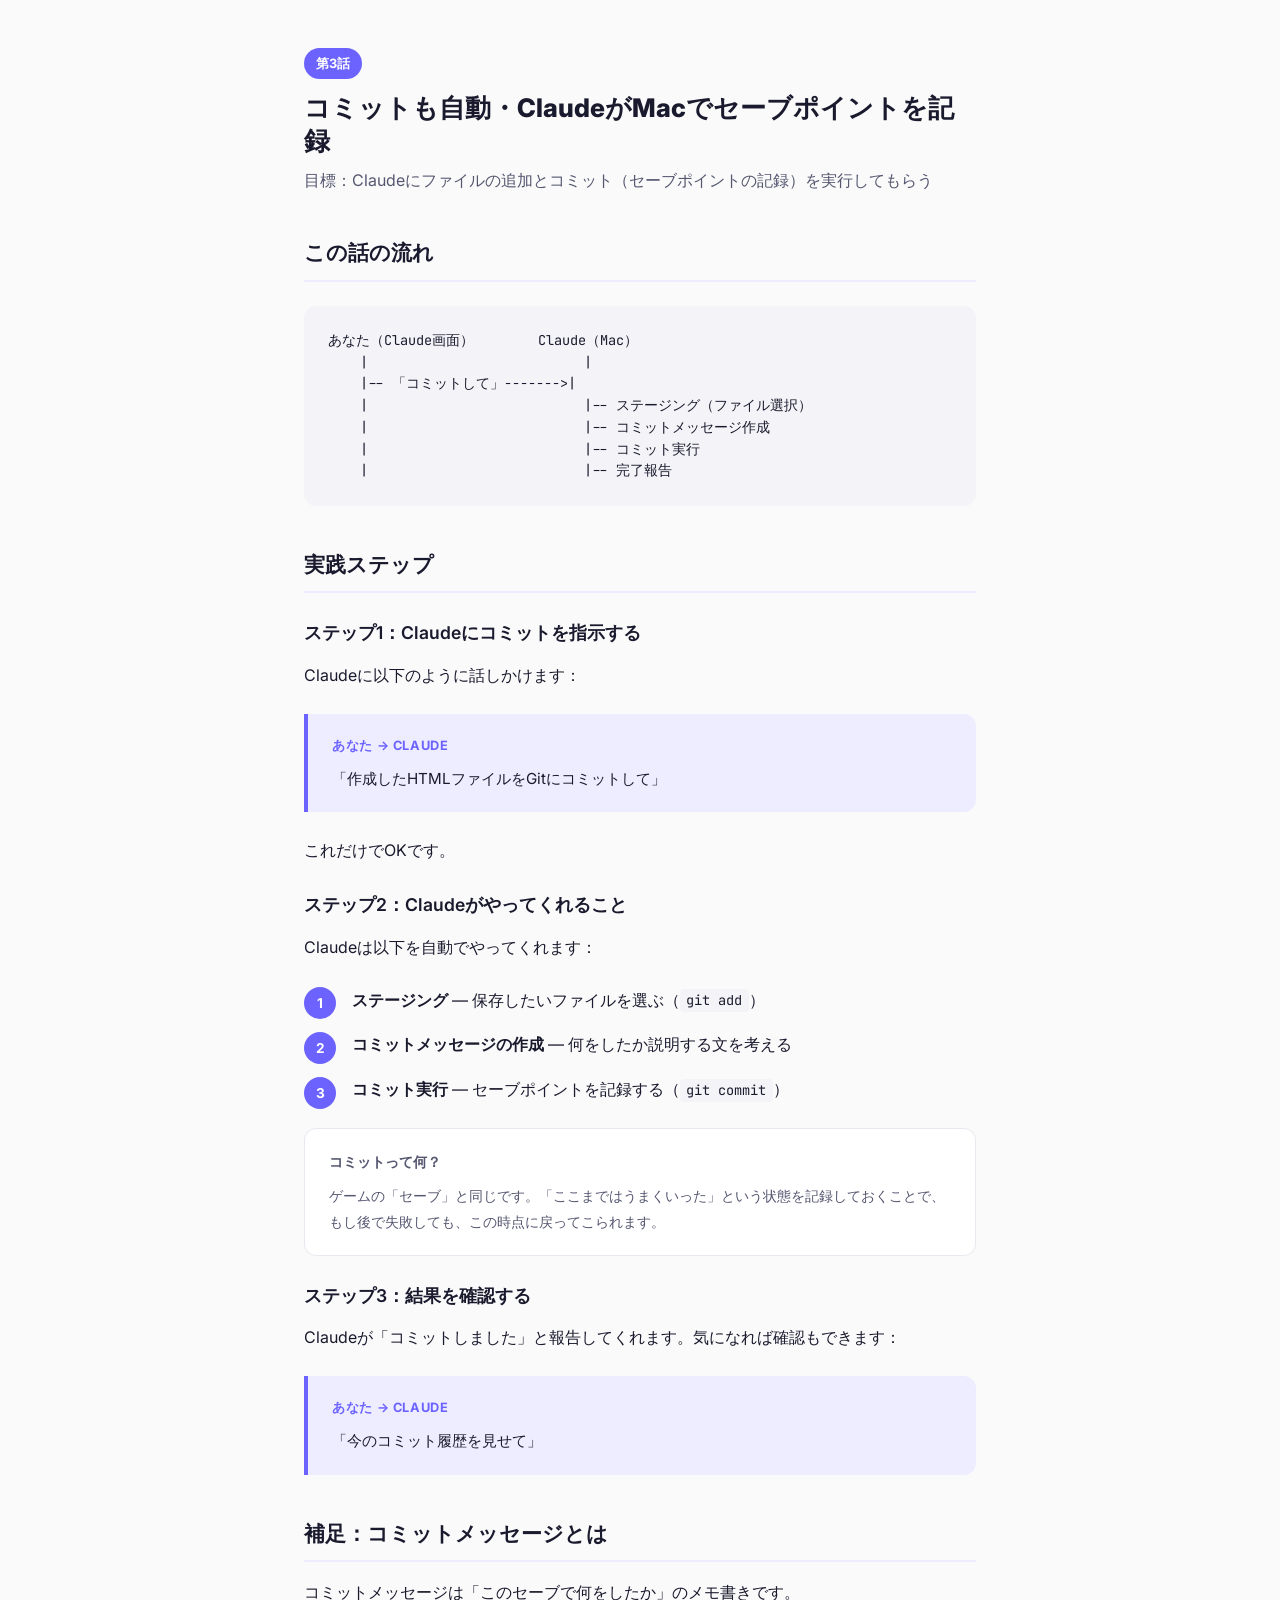
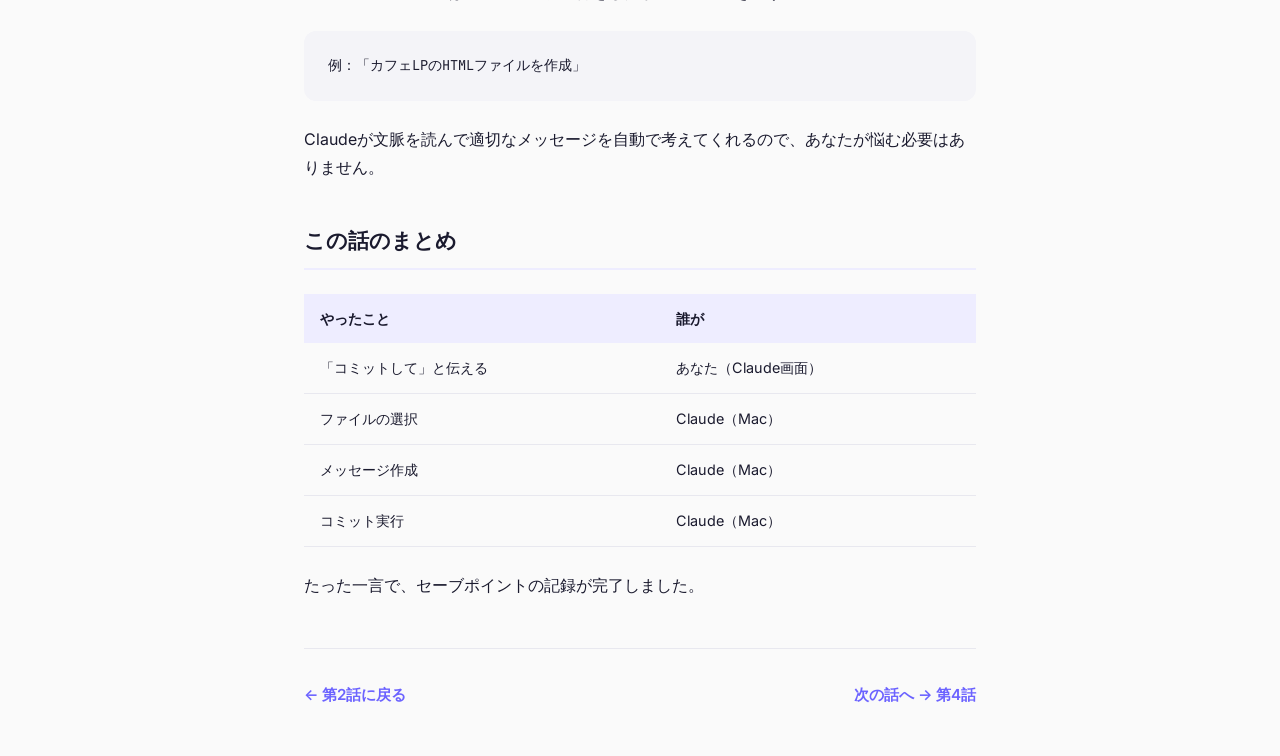
<file: ep03.html>
<!DOCTYPE html>
<html lang="ja">
<head>
  <meta charset="UTF-8">
  <meta name="viewport" content="width=device-width, initial-scale=1.0">
  <title>第3話：コミットも自動・ClaudeがMacでセーブポイントを記録</title>
  <link rel="stylesheet" href="style.css">
  <link rel="preconnect" href="https://fonts.googleapis.com">
  <link href="https://fonts.googleapis.com/css2?family=Inter:wght@400;600;700;800&family=JetBrains+Mono:wght@400;700&display=swap" rel="stylesheet">
  <!-- Google tag (gtag.js) -->
  <script async src="https://www.googletagmanager.com/gtag/js?id=G-H2HK2EEJB0"></script>
  <script>
    window.dataLayer = window.dataLayer || [];
    function gtag(){dataLayer.push(arguments);}
    gtag('js', new Date());
    gtag('config', 'G-H2HK2EEJB0');
  </script>
</head>
<body>
  <div class="container">
    <div class="ep-header">
      <span class="ep-number">第3話</span>
      <h1>コミットも自動・ClaudeがMacでセーブポイントを記録</h1>
      <p class="goal">目標：Claudeにファイルの追加とコミット（セーブポイントの記録）を実行してもらう</p>
    </div>

    <h2>この話の流れ</h2>
    <div class="flow-diagram">あなた（Claude画面）        Claude（Mac）
    |                           |
    |-- 「コミットして」------->|
    |                           |-- ステージング（ファイル選択）
    |                           |-- コミットメッセージ作成
    |                           |-- コミット実行
    |                           |-- 完了報告</div>

    <h2>実践ステップ</h2>

    <h3>ステップ1：Claudeにコミットを指示する</h3>
    <p>Claudeに以下のように話しかけます：</p>
    <div class="instruction">
      <p class="label">あなた → Claude</p>
      <p>「作成したHTMLファイルをGitにコミットして」</p>
    </div>
    <p>これだけでOKです。</p>

    <h3>ステップ2：Claudeがやってくれること</h3>
    <p>Claudeは以下を自動でやってくれます：</p>
    <ol class="steps">
      <li><strong>ステージング</strong> — 保存したいファイルを選ぶ（<code>git add</code>）</li>
      <li><strong>コミットメッセージの作成</strong> — 何をしたか説明する文を考える</li>
      <li><strong>コミット実行</strong> — セーブポイントを記録する（<code>git commit</code>）</li>
    </ol>

    <div class="note">
      <p class="note-title">コミットって何？</p>
      <p>ゲームの「セーブ」と同じです。「ここまではうまくいった」という状態を記録しておくことで、もし後で失敗しても、この時点に戻ってこられます。</p>
    </div>

    <h3>ステップ3：結果を確認する</h3>
    <p>Claudeが「コミットしました」と報告してくれます。気になれば確認もできます：</p>
    <div class="instruction">
      <p class="label">あなた → Claude</p>
      <p>「今のコミット履歴を見せて」</p>
    </div>

    <h2>補足：コミットメッセージとは</h2>
    <p>コミットメッセージは「このセーブで何をしたか」のメモ書きです。</p>
    <div class="flow-diagram">例：「カフェLPのHTMLファイルを作成」</div>
    <p>Claudeが文脈を読んで適切なメッセージを自動で考えてくれるので、あなたが悩む必要はありません。</p>

    <h2>この話のまとめ</h2>
    <table class="summary-table">
      <thead>
        <tr><th>やったこと</th><th>誰が</th></tr>
      </thead>
      <tbody>
        <tr><td>「コミットして」と伝える</td><td>あなた（Claude画面）</td></tr>
        <tr><td>ファイルの選択</td><td>Claude（Mac）</td></tr>
        <tr><td>メッセージ作成</td><td>Claude（Mac）</td></tr>
        <tr><td>コミット実行</td><td>Claude（Mac）</td></tr>
      </tbody>
    </table>
    <p>たった一言で、セーブポイントの記録が完了しました。</p>

    <nav class="nav-links">
      <a href="ep02.html">← 第2話に戻る</a>
      <a href="ep04.html">次の話へ → 第4話</a>
    </nav>
  </div>
</body>
</html>
</file>
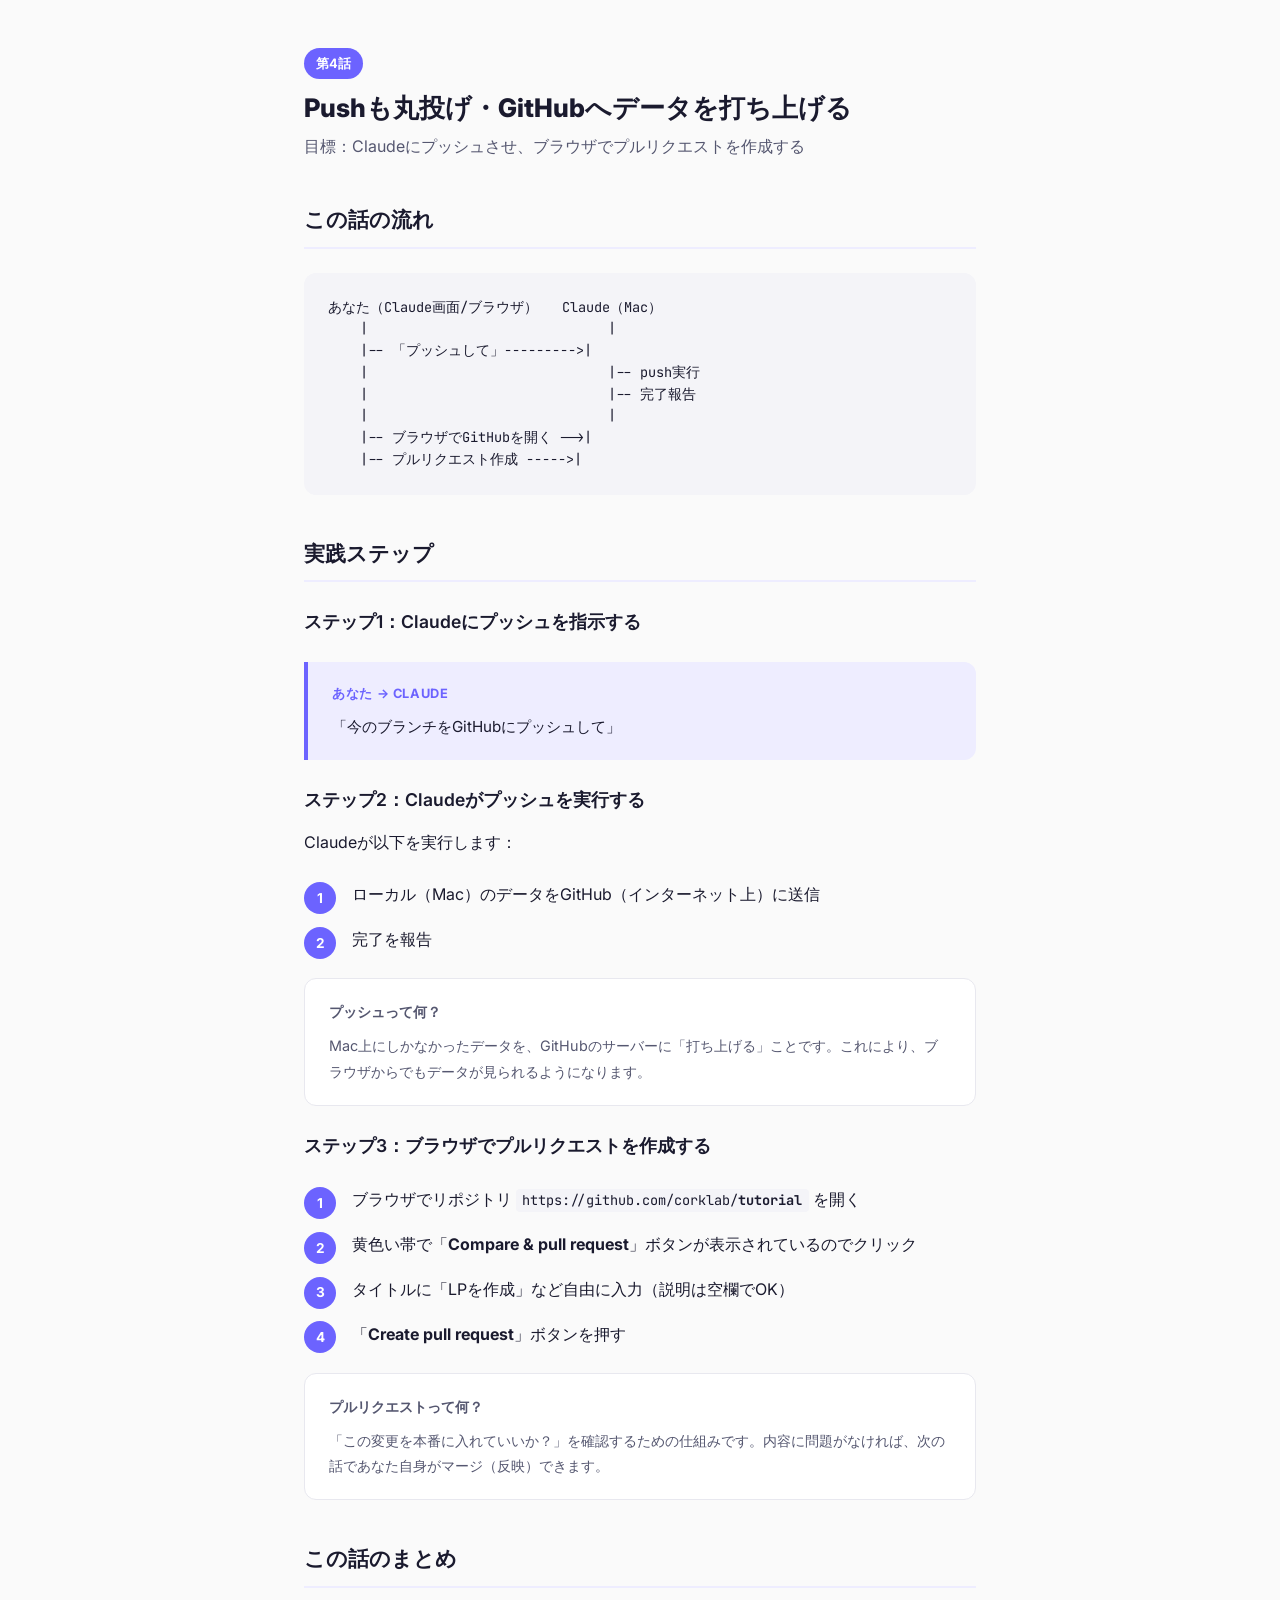
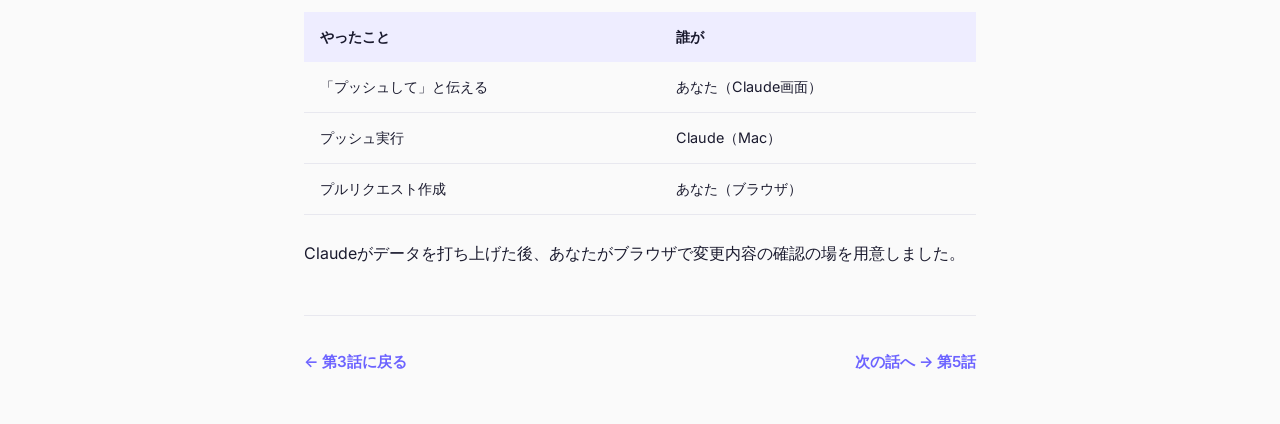
<file: ep04.html>
<!DOCTYPE html>
<html lang="ja">
<head>
  <meta charset="UTF-8">
  <meta name="viewport" content="width=device-width, initial-scale=1.0">
  <title>第4話：Pushも丸投げ・GitHubへデータを打ち上げる</title>
  <link rel="stylesheet" href="style.css">
  <link rel="preconnect" href="https://fonts.googleapis.com">
  <link href="https://fonts.googleapis.com/css2?family=Inter:wght@400;600;700;800&family=JetBrains+Mono:wght@400;700&display=swap" rel="stylesheet">
  <!-- Google tag (gtag.js) -->
  <script async src="https://www.googletagmanager.com/gtag/js?id=G-H2HK2EEJB0"></script>
  <script>
    window.dataLayer = window.dataLayer || [];
    function gtag(){dataLayer.push(arguments);}
    gtag('js', new Date());
    gtag('config', 'G-H2HK2EEJB0');
  </script>
</head>
<body>
  <div class="container">
    <div class="ep-header">
      <span class="ep-number">第4話</span>
      <h1>Pushも丸投げ・GitHubへデータを打ち上げる</h1>
      <p class="goal">目標：Claudeにプッシュさせ、ブラウザでプルリクエストを作成する</p>
    </div>

    <h2>この話の流れ</h2>
    <div class="flow-diagram">あなた（Claude画面/ブラウザ）   Claude（Mac）
    |                              |
    |-- 「プッシュして」--------->|
    |                              |-- push実行
    |                              |-- 完了報告
    |                              |
    |-- ブラウザでGitHubを開く -->|
    |-- プルリクエスト作成 ----->|</div>

    <h2>実践ステップ</h2>

    <h3>ステップ1：Claudeにプッシュを指示する</h3>
    <div class="instruction">
      <p class="label">あなた → Claude</p>
      <p>「今のブランチをGitHubにプッシュして」</p>
    </div>

    <h3>ステップ2：Claudeがプッシュを実行する</h3>
    <p>Claudeが以下を実行します：</p>
    <ol class="steps">
      <li>ローカル（Mac）のデータをGitHub（インターネット上）に送信</li>
      <li>完了を報告</li>
    </ol>

    <div class="note">
      <p class="note-title">プッシュって何？</p>
      <p>Mac上にしかなかったデータを、GitHubのサーバーに「打ち上げる」ことです。これにより、ブラウザからでもデータが見られるようになります。</p>
    </div>

    <h3>ステップ3：ブラウザでプルリクエストを作成する</h3>
    <ol class="steps">
      <li>ブラウザでリポジトリ <code>https://github.com/corklab/<strong>tutorial</strong></code> を開く</li>
      <li>黄色い帯で「<strong>Compare &amp; pull request</strong>」ボタンが表示されているのでクリック</li>
      <li>タイトルに「LPを作成」など自由に入力（説明は空欄でOK）</li>
      <li>「<strong>Create pull request</strong>」ボタンを押す</li>
    </ol>

    <div class="note">
      <p class="note-title">プルリクエストって何？</p>
      <p>「この変更を本番に入れていいか？」を確認するための仕組みです。内容に問題がなければ、次の話であなた自身がマージ（反映）できます。</p>
    </div>

    <h2>この話のまとめ</h2>
    <table class="summary-table">
      <thead>
        <tr><th>やったこと</th><th>誰が</th></tr>
      </thead>
      <tbody>
        <tr><td>「プッシュして」と伝える</td><td>あなた（Claude画面）</td></tr>
        <tr><td>プッシュ実行</td><td>Claude（Mac）</td></tr>
        <tr><td>プルリクエスト作成</td><td>あなた（ブラウザ）</td></tr>
      </tbody>
    </table>
    <p>Claudeがデータを打ち上げた後、あなたがブラウザで変更内容の確認の場を用意しました。</p>

    <nav class="nav-links">
      <a href="ep03.html">← 第3話に戻る</a>
      <a href="ep05.html">次の話へ → 第5話</a>
    </nav>
  </div>
</body>
</html>
</file>
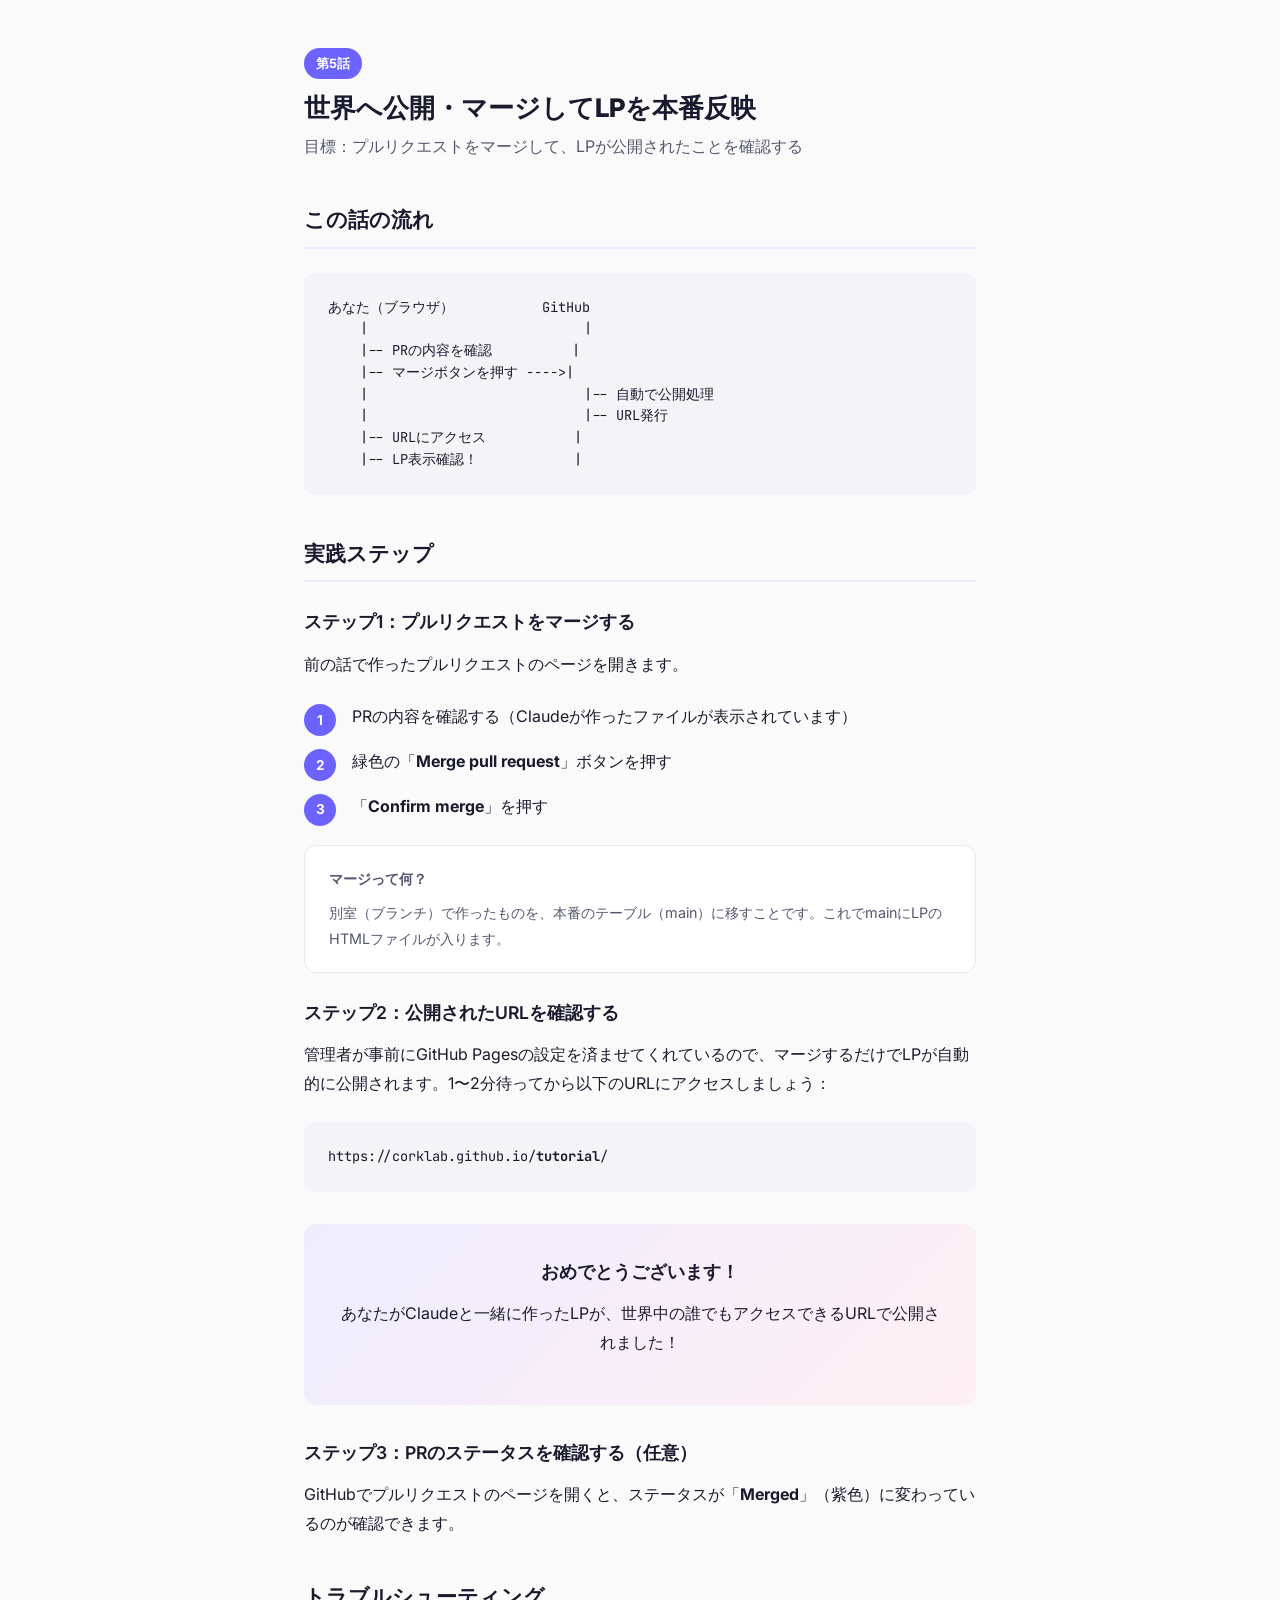
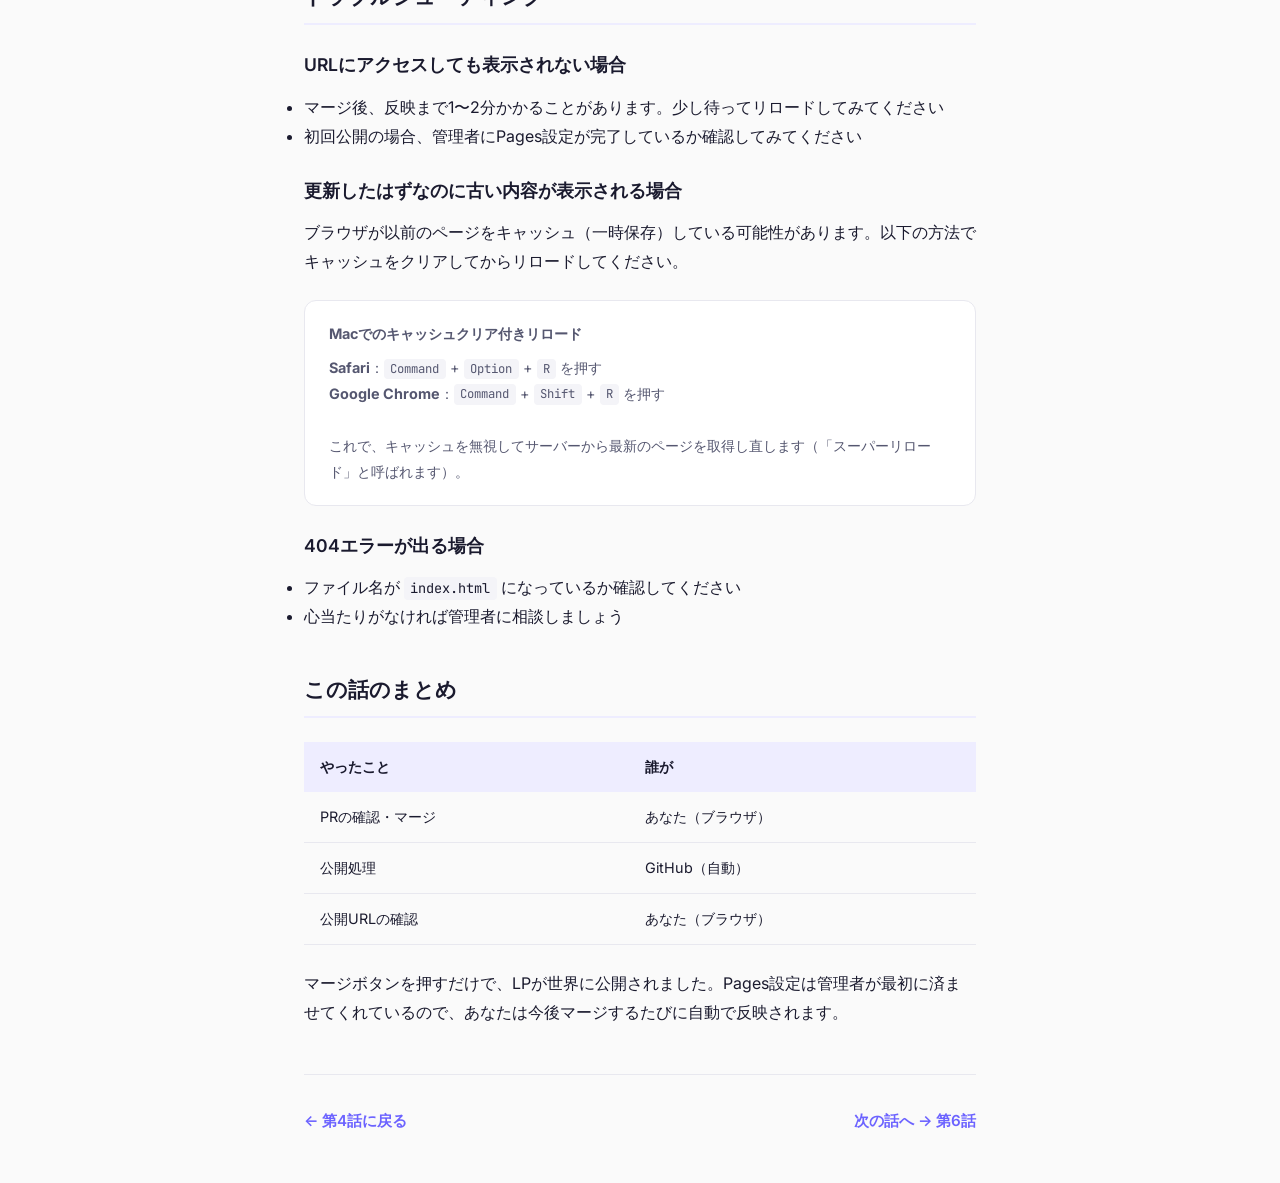
<file: ep05.html>
<!DOCTYPE html>
<html lang="ja">
<head>
  <meta charset="UTF-8">
  <meta name="viewport" content="width=device-width, initial-scale=1.0">
  <title>第5話：世界へ公開・マージしてLPを本番反映</title>
  <link rel="stylesheet" href="style.css">
  <link rel="preconnect" href="https://fonts.googleapis.com">
  <link href="https://fonts.googleapis.com/css2?family=Inter:wght@400;600;700;800&family=JetBrains+Mono:wght@400;700&display=swap" rel="stylesheet">
  <!-- Google tag (gtag.js) -->
  <script async src="https://www.googletagmanager.com/gtag/js?id=G-H2HK2EEJB0"></script>
  <script>
    window.dataLayer = window.dataLayer || [];
    function gtag(){dataLayer.push(arguments);}
    gtag('js', new Date());
    gtag('config', 'G-H2HK2EEJB0');
  </script>
</head>
<body>
  <div class="container">
    <div class="ep-header">
      <span class="ep-number">第5話</span>
      <h1>世界へ公開・マージしてLPを本番反映</h1>
      <p class="goal">目標：プルリクエストをマージして、LPが公開されたことを確認する</p>
    </div>

    <h2>この話の流れ</h2>
    <div class="flow-diagram">あなた（ブラウザ）           GitHub
    |                           |
    |-- PRの内容を確認          |
    |-- マージボタンを押す ---->|
    |                           |-- 自動で公開処理
    |                           |-- URL発行
    |-- URLにアクセス           |
    |-- LP表示確認！            |</div>

    <h2>実践ステップ</h2>

    <h3>ステップ1：プルリクエストをマージする</h3>
    <p>前の話で作ったプルリクエストのページを開きます。</p>
    <ol class="steps">
      <li>PRの内容を確認する（Claudeが作ったファイルが表示されています）</li>
      <li>緑色の「<strong>Merge pull request</strong>」ボタンを押す</li>
      <li>「<strong>Confirm merge</strong>」を押す</li>
    </ol>

    <div class="note">
      <p class="note-title">マージって何？</p>
      <p>別室（ブランチ）で作ったものを、本番のテーブル（main）に移すことです。これでmainにLPのHTMLファイルが入ります。</p>
    </div>

    <h3>ステップ2：公開されたURLを確認する</h3>
    <p>管理者が事前にGitHub Pagesの設定を済ませてくれているので、マージするだけでLPが自動的に公開されます。1〜2分待ってから以下のURLにアクセスしましょう：</p>
    <div class="flow-diagram">https://corklab.github.io/<strong>tutorial</strong>/</div>

    <div class="congrats">
      <h3>おめでとうございます！</h3>
      <p>あなたがClaudeと一緒に作ったLPが、世界中の誰でもアクセスできるURLで公開されました！</p>
    </div>

    <h3>ステップ3：PRのステータスを確認する（任意）</h3>
    <p>GitHubでプルリクエストのページを開くと、ステータスが「<strong>Merged</strong>」（紫色）に変わっているのが確認できます。</p>

    <h2>トラブルシューティング</h2>

    <h3>URLにアクセスしても表示されない場合</h3>
    <ul>
      <li>マージ後、反映まで1〜2分かかることがあります。少し待ってリロードしてみてください</li>
      <li>初回公開の場合、管理者にPages設定が完了しているか確認してみてください</li>
    </ul>

    <h3>更新したはずなのに古い内容が表示される場合</h3>
    <p>ブラウザが以前のページをキャッシュ（一時保存）している可能性があります。以下の方法でキャッシュをクリアしてからリロードしてください。</p>

    <div class="note">
      <p class="note-title">Macでのキャッシュクリア付きリロード</p>
      <p>
        <strong>Safari</strong>：<code>Command</code> + <code>Option</code> + <code>R</code> を押す<br>
        <strong>Google Chrome</strong>：<code>Command</code> + <code>Shift</code> + <code>R</code> を押す<br><br>
        これで、キャッシュを無視してサーバーから最新のページを取得し直します（「スーパーリロード」と呼ばれます）。
      </p>
    </div>

    <h3>404エラーが出る場合</h3>
    <ul>
      <li>ファイル名が <code>index.html</code> になっているか確認してください</li>
      <li>心当たりがなければ管理者に相談しましょう</li>
    </ul>

    <h2>この話のまとめ</h2>
    <table class="summary-table">
      <thead>
        <tr><th>やったこと</th><th>誰が</th></tr>
      </thead>
      <tbody>
        <tr><td>PRの確認・マージ</td><td>あなた（ブラウザ）</td></tr>
        <tr><td>公開処理</td><td>GitHub（自動）</td></tr>
        <tr><td>公開URLの確認</td><td>あなた（ブラウザ）</td></tr>
      </tbody>
    </table>
    <p>マージボタンを押すだけで、LPが世界に公開されました。Pages設定は管理者が最初に済ませてくれているので、あなたは今後マージするたびに自動で反映されます。</p>

    <nav class="nav-links">
      <a href="ep04.html">← 第4話に戻る</a>
      <a href="ep06.html">次の話へ → 第6話</a>
    </nav>
  </div>
</body>
</html>
</file>
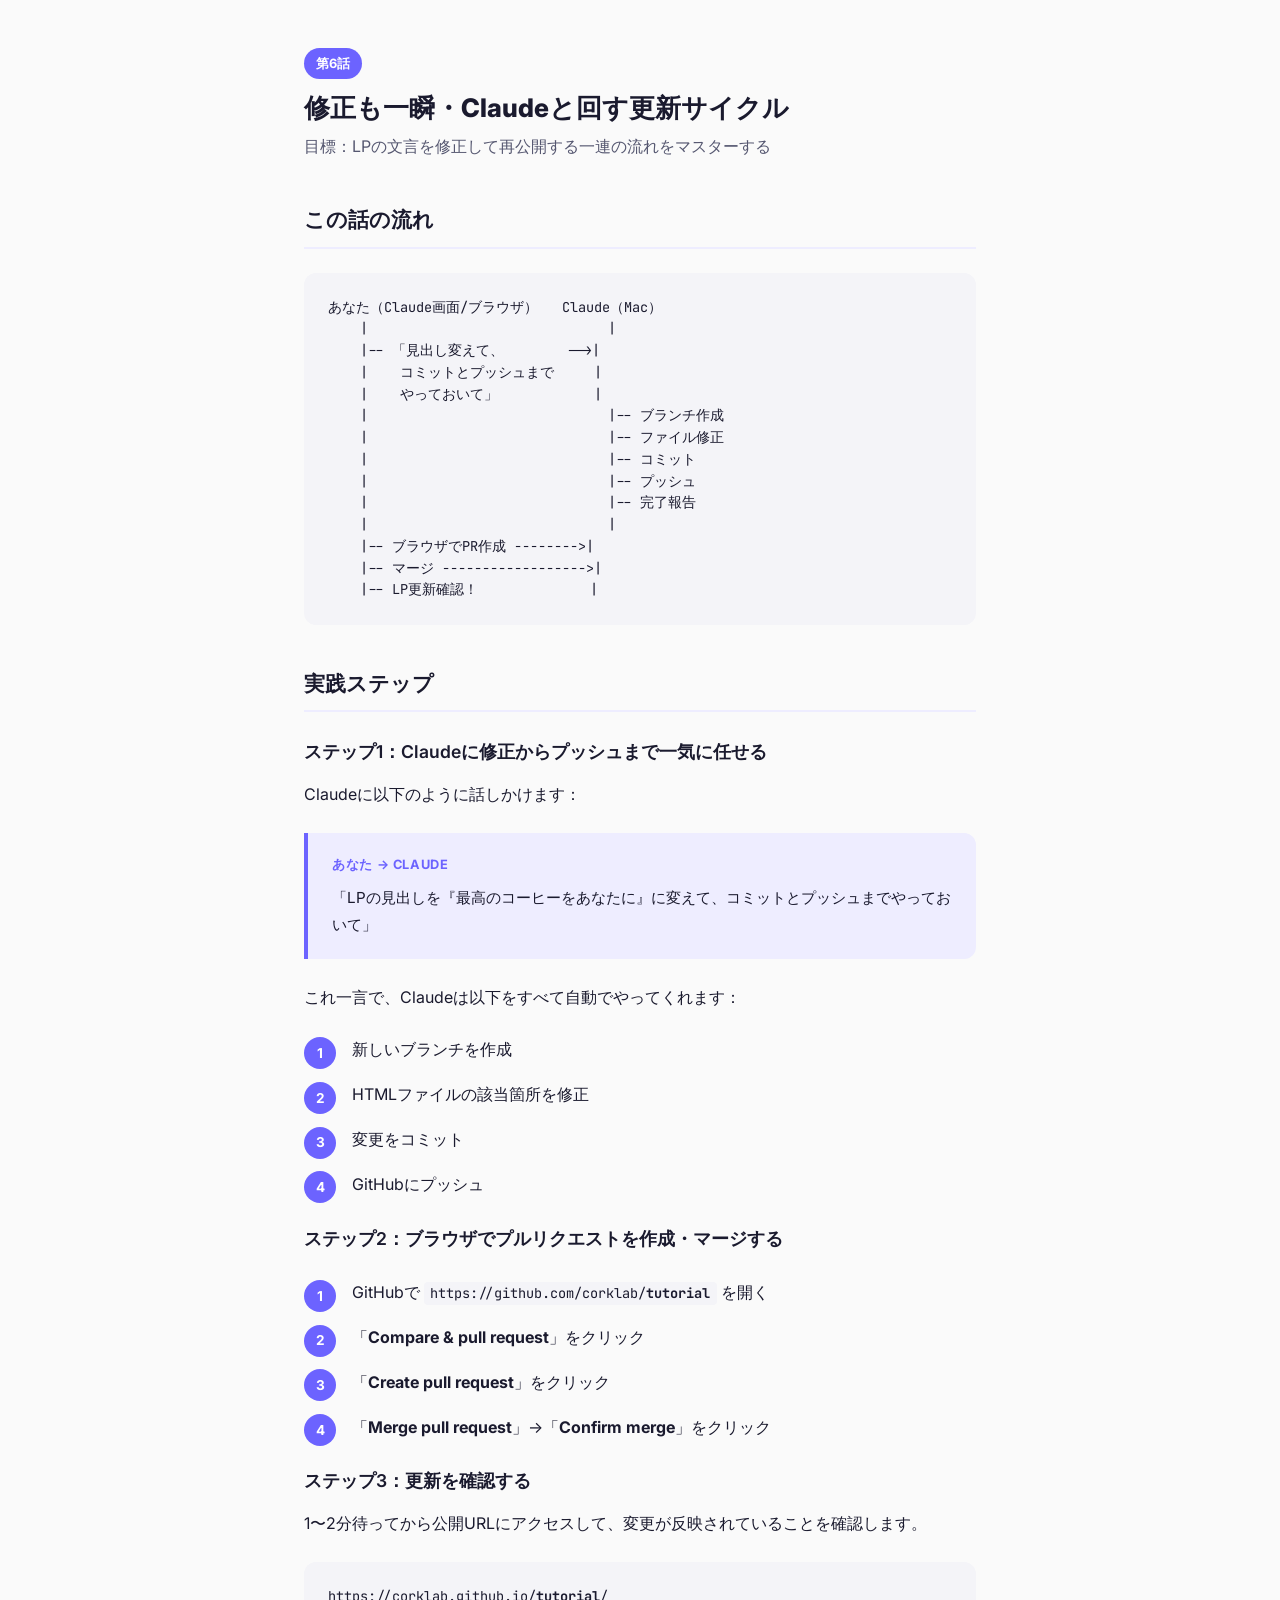
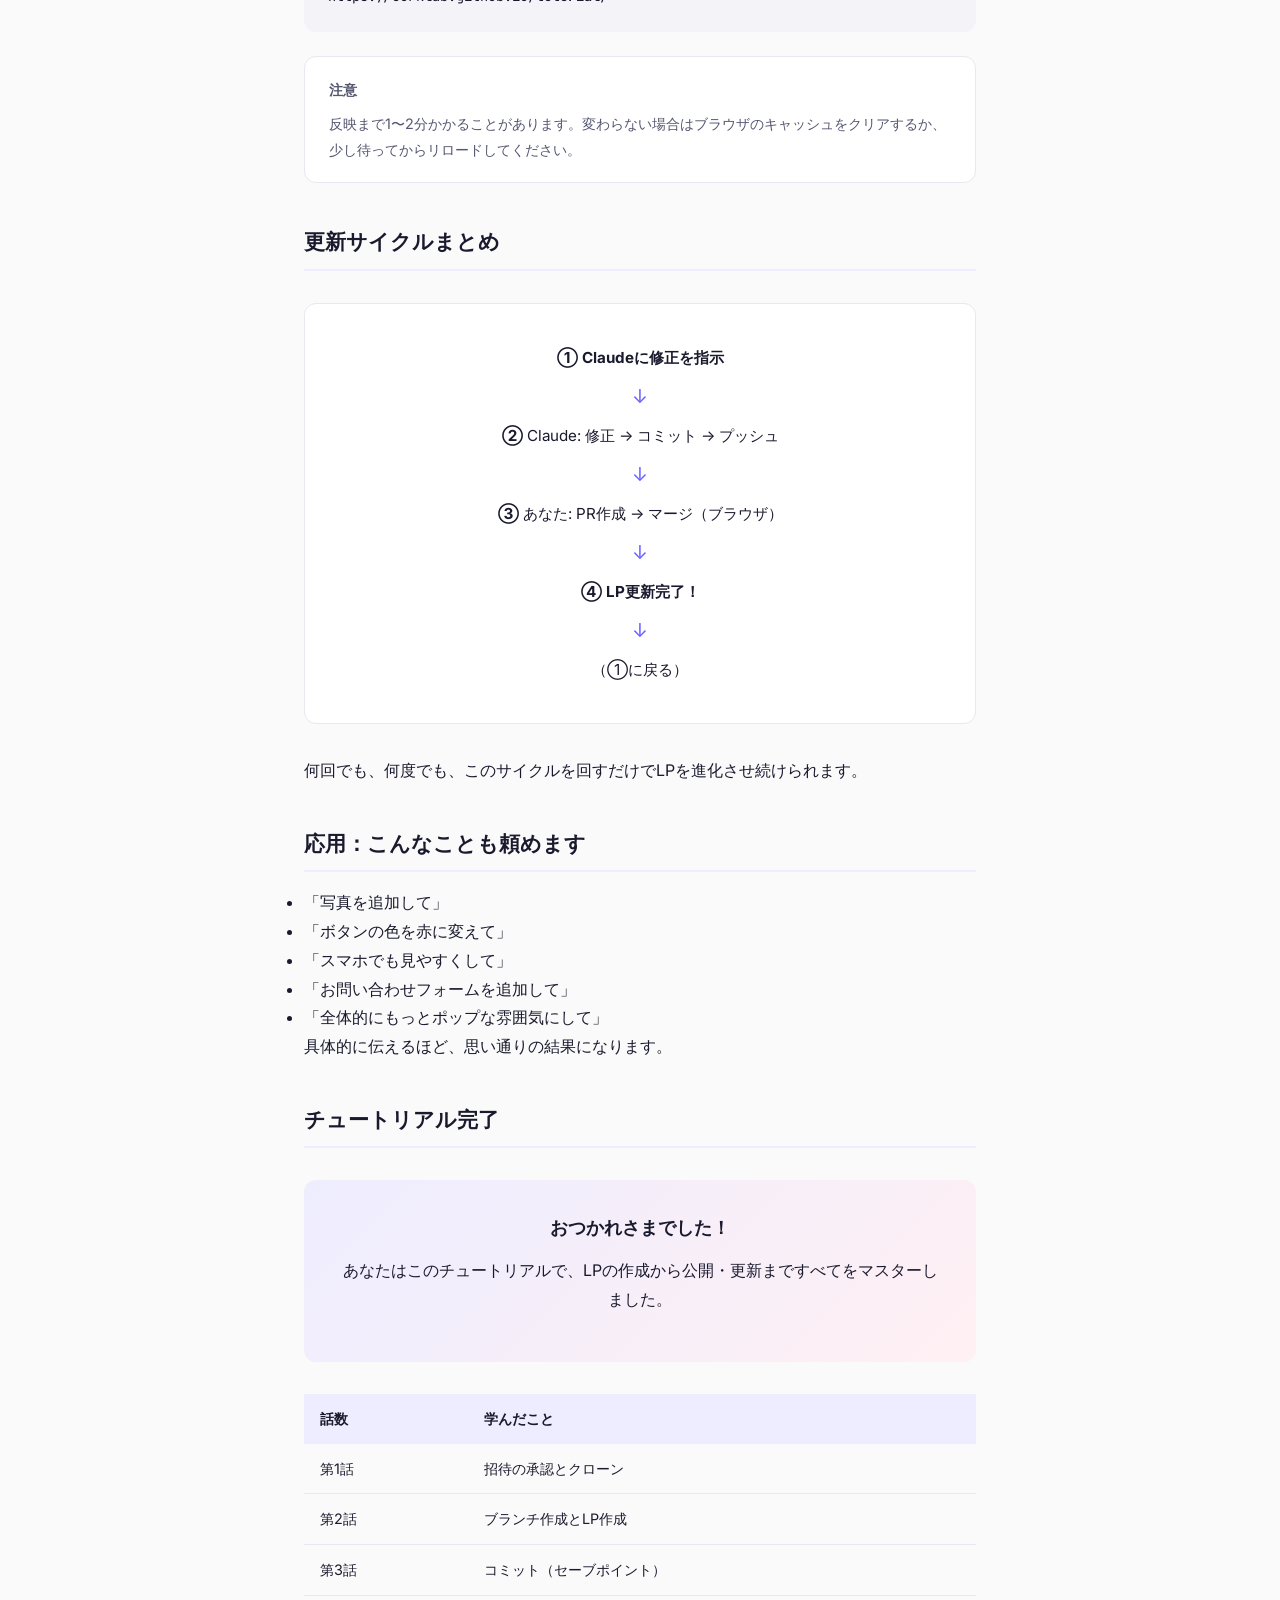
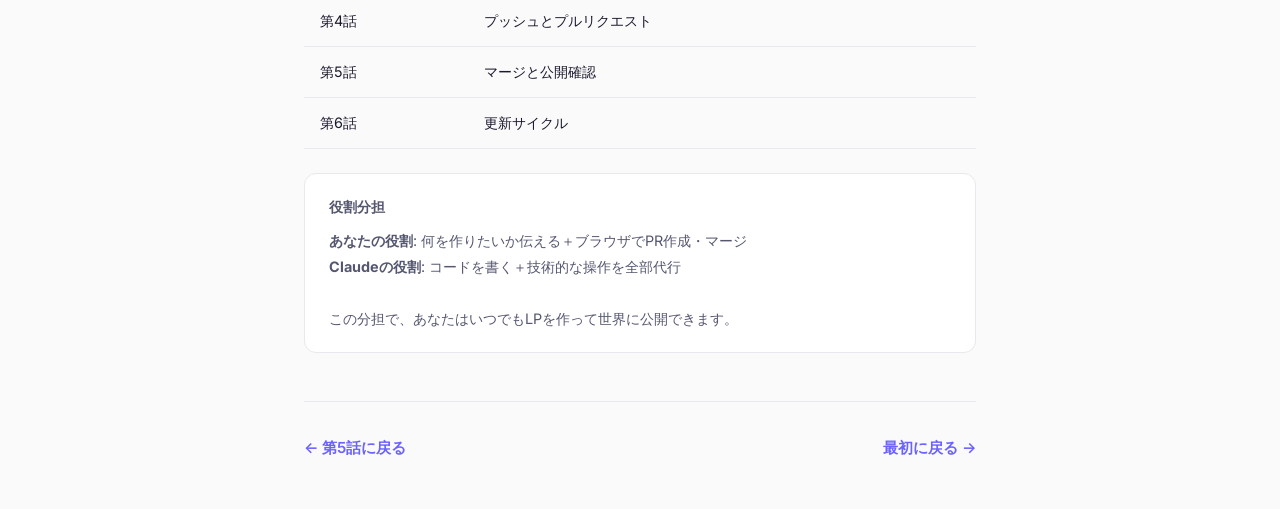
<file: ep06.html>
<!DOCTYPE html>
<html lang="ja">
<head>
  <meta charset="UTF-8">
  <meta name="viewport" content="width=device-width, initial-scale=1.0">
  <title>第6話：修正も一瞬・Claudeと回す更新サイクル</title>
  <link rel="stylesheet" href="style.css">
  <link rel="preconnect" href="https://fonts.googleapis.com">
  <link href="https://fonts.googleapis.com/css2?family=Inter:wght@400;600;700;800&family=JetBrains+Mono:wght@400;700&display=swap" rel="stylesheet">
  <!-- Google tag (gtag.js) -->
  <script async src="https://www.googletagmanager.com/gtag/js?id=G-H2HK2EEJB0"></script>
  <script>
    window.dataLayer = window.dataLayer || [];
    function gtag(){dataLayer.push(arguments);}
    gtag('js', new Date());
    gtag('config', 'G-H2HK2EEJB0');
  </script>
</head>
<body>
  <div class="container">
    <div class="ep-header">
      <span class="ep-number">第6話</span>
      <h1>修正も一瞬・Claudeと回す更新サイクル</h1>
      <p class="goal">目標：LPの文言を修正して再公開する一連の流れをマスターする</p>
    </div>

    <h2>この話の流れ</h2>
    <div class="flow-diagram">あなた（Claude画面/ブラウザ）   Claude（Mac）
    |                              |
    |-- 「見出し変えて、        -->|
    |    コミットとプッシュまで     |
    |    やっておいて」            |
    |                              |-- ブランチ作成
    |                              |-- ファイル修正
    |                              |-- コミット
    |                              |-- プッシュ
    |                              |-- 完了報告
    |                              |
    |-- ブラウザでPR作成 -------->|
    |-- マージ ------------------>|
    |-- LP更新確認！              |</div>

    <h2>実践ステップ</h2>

    <h3>ステップ1：Claudeに修正からプッシュまで一気に任せる</h3>
    <p>Claudeに以下のように話しかけます：</p>
    <div class="instruction">
      <p class="label">あなた → Claude</p>
      <p>「LPの見出しを『最高のコーヒーをあなたに』に変えて、コミットとプッシュまでやっておいて」</p>
    </div>

    <p>これ一言で、Claudeは以下をすべて自動でやってくれます：</p>
    <ol class="steps">
      <li>新しいブランチを作成</li>
      <li>HTMLファイルの該当箇所を修正</li>
      <li>変更をコミット</li>
      <li>GitHubにプッシュ</li>
    </ol>

    <h3>ステップ2：ブラウザでプルリクエストを作成・マージする</h3>
    <ol class="steps">
      <li>GitHubで <code>https://github.com/corklab/<strong>tutorial</strong></code> を開く</li>
      <li>「<strong>Compare &amp; pull request</strong>」をクリック</li>
      <li>「<strong>Create pull request</strong>」をクリック</li>
      <li>「<strong>Merge pull request</strong>」→「<strong>Confirm merge</strong>」をクリック</li>
    </ol>

    <h3>ステップ3：更新を確認する</h3>
    <p>1〜2分待ってから公開URLにアクセスして、変更が反映されていることを確認します。</p>
    <div class="flow-diagram">https://corklab.github.io/<strong>tutorial</strong>/</div>

    <div class="note">
      <p class="note-title">注意</p>
      <p>反映まで1〜2分かかることがあります。変わらない場合はブラウザのキャッシュをクリアするか、少し待ってからリロードしてください。</p>
    </div>

    <h2>更新サイクルまとめ</h2>
    <div class="cycle-diagram">
      <div class="step"><strong>① Claudeに修正を指示</strong></div>
      <div class="arrow">↓</div>
      <div class="step"><strong>②</strong> Claude: 修正 → コミット → プッシュ</div>
      <div class="arrow">↓</div>
      <div class="step"><strong>③</strong> あなた: PR作成 → マージ（ブラウザ）</div>
      <div class="arrow">↓</div>
      <div class="step"><strong>④ LP更新完了！</strong></div>
      <div class="arrow">↓</div>
      <div class="step">（①に戻る）</div>
    </div>
    <p>何回でも、何度でも、このサイクルを回すだけでLPを進化させ続けられます。</p>

    <h2>応用：こんなことも頼めます</h2>
    <ul>
      <li>「写真を追加して」</li>
      <li>「ボタンの色を赤に変えて」</li>
      <li>「スマホでも見やすくして」</li>
      <li>「お問い合わせフォームを追加して」</li>
      <li>「全体的にもっとポップな雰囲気にして」</li>
    </ul>
    <p>具体的に伝えるほど、思い通りの結果になります。</p>

    <h2>チュートリアル完了</h2>
    <div class="congrats">
      <h3>おつかれさまでした！</h3>
      <p>あなたはこのチュートリアルで、LPの作成から公開・更新まですべてをマスターしました。</p>
    </div>

    <table class="summary-table">
      <thead>
        <tr><th>話数</th><th>学んだこと</th></tr>
      </thead>
      <tbody>
        <tr><td>第1話</td><td>招待の承認とクローン</td></tr>
        <tr><td>第2話</td><td>ブランチ作成とLP作成</td></tr>
        <tr><td>第3話</td><td>コミット（セーブポイント）</td></tr>
        <tr><td>第4話</td><td>プッシュとプルリクエスト</td></tr>
        <tr><td>第5話</td><td>マージと公開確認</td></tr>
        <tr><td>第6話</td><td>更新サイクル</td></tr>
      </tbody>
    </table>

    <div class="note">
      <p class="note-title">役割分担</p>
      <p><strong>あなたの役割</strong>: 何を作りたいか伝える＋ブラウザでPR作成・マージ<br>
      <strong>Claudeの役割</strong>: コードを書く＋技術的な操作を全部代行<br><br>
      この分担で、あなたはいつでもLPを作って世界に公開できます。</p>
    </div>

    <nav class="nav-links">
      <a href="ep05.html">← 第5話に戻る</a>
      <a href="index.html">最初に戻る →</a>
    </nav>
  </div>
</body>
</html>
</file>
<file: style.css>
:root {
  --color-bg: #fafafa;
  --color-surface: #ffffff;
  --color-text: #1a1a2e;
  --color-text-muted: #555770;
  --color-primary: #6c63ff;
  --color-primary-light: #eeedff;
  --color-accent: #ff6584;
  --color-border: #e8e8ef;
  --color-code-bg: #f4f4f8;
  --font-sans: "Inter", -apple-system, BlinkMacSystemFont, "Segoe UI", sans-serif;
  --font-mono: "JetBrains Mono", "Fira Code", monospace;
  --max-width: 720px;
  --radius: 12px;
}

* {
  margin: 0;
  padding: 0;
  box-sizing: border-box;
}

html {
  scroll-behavior: smooth;
}

body {
  font-family: var(--font-sans);
  background: var(--color-bg);
  color: var(--color-text);
  line-height: 1.8;
  font-size: 16px;
}

.container {
  max-width: var(--max-width);
  margin: 0 auto;
  padding: 3rem 1.5rem;
}

/* Header */
.site-header {
  text-align: center;
  margin-bottom: 3rem;
  padding-bottom: 2rem;
  border-bottom: 1px solid var(--color-border);
}

.site-header h1 {
  font-size: 1.8rem;
  font-weight: 800;
  line-height: 1.3;
  margin-bottom: 0.75rem;
}

.site-header .subtitle {
  color: var(--color-text-muted);
  font-size: 1.05rem;
}

/* Episode header */
.ep-header {
  margin-bottom: 2.5rem;
}

.ep-number {
  display: inline-block;
  background: var(--color-primary);
  color: white;
  font-size: 0.8rem;
  font-weight: 700;
  padding: 0.25rem 0.75rem;
  border-radius: 20px;
  margin-bottom: 0.75rem;
}

.ep-header h1 {
  font-size: 1.6rem;
  font-weight: 800;
  line-height: 1.3;
  margin-bottom: 0.5rem;
}

.ep-header .goal {
  color: var(--color-text-muted);
  font-size: 1rem;
}

/* Sections */
h2 {
  font-size: 1.3rem;
  font-weight: 700;
  margin-top: 2.5rem;
  margin-bottom: 1rem;
  padding-bottom: 0.5rem;
  border-bottom: 2px solid var(--color-primary-light);
}

h3 {
  font-size: 1.1rem;
  font-weight: 600;
  margin-top: 1.5rem;
  margin-bottom: 0.75rem;
}

p {
  margin-bottom: 1rem;
}

/* Flow diagram */
.flow-diagram {
  background: var(--color-code-bg);
  border-radius: var(--radius);
  padding: 1.5rem;
  margin: 1.5rem 0;
  font-family: var(--font-mono);
  font-size: 0.85rem;
  line-height: 1.6;
  overflow-x: auto;
  white-space: pre;
}

/* Instruction block */
.instruction {
  background: var(--color-primary-light);
  border-left: 4px solid var(--color-primary);
  border-radius: 0 var(--radius) var(--radius) 0;
  padding: 1.25rem 1.5rem;
  margin: 1.5rem 0;
}

.instruction .label {
  font-size: 0.8rem;
  font-weight: 700;
  color: var(--color-primary);
  text-transform: uppercase;
  letter-spacing: 0.05em;
  margin-bottom: 0.5rem;
}

.instruction p {
  margin-bottom: 0;
  font-size: 0.95rem;
}

/* Note/callout */
.note {
  background: var(--color-surface);
  border: 1px solid var(--color-border);
  border-radius: var(--radius);
  padding: 1.25rem 1.5rem;
  margin: 1.5rem 0;
}

.note .note-title {
  font-weight: 700;
  font-size: 0.9rem;
  margin-bottom: 0.5rem;
}

.note p {
  font-size: 0.9rem;
  color: var(--color-text-muted);
  margin-bottom: 0;
}

/* Summary table */
.summary-table {
  width: 100%;
  border-collapse: collapse;
  margin: 1.5rem 0;
  font-size: 0.9rem;
}

.summary-table th {
  background: var(--color-primary-light);
  text-align: left;
  padding: 0.75rem 1rem;
  font-weight: 600;
}

.summary-table td {
  padding: 0.75rem 1rem;
  border-bottom: 1px solid var(--color-border);
}

/* Steps */
.steps {
  counter-reset: step;
  list-style: none;
  margin: 1.5rem 0;
}

.steps li {
  counter-increment: step;
  position: relative;
  padding-left: 3rem;
  margin-bottom: 1rem;
}

.steps li::before {
  content: counter(step);
  position: absolute;
  left: 0;
  top: 0.1rem;
  width: 2rem;
  height: 2rem;
  background: var(--color-primary);
  color: white;
  border-radius: 50%;
  display: flex;
  align-items: center;
  justify-content: center;
  font-size: 0.85rem;
  font-weight: 700;
}

/* Code inline */
code {
  font-family: var(--font-mono);
  background: var(--color-code-bg);
  padding: 0.15rem 0.4rem;
  border-radius: 4px;
  font-size: 0.85em;
}

/* Navigation */
.nav-links {
  display: flex;
  justify-content: space-between;
  align-items: center;
  margin-top: 3rem;
  padding-top: 2rem;
  border-top: 1px solid var(--color-border);
}

.nav-links a {
  color: var(--color-primary);
  text-decoration: none;
  font-weight: 600;
  font-size: 0.95rem;
  transition: opacity 0.2s;
}

.nav-links a:hover {
  opacity: 0.7;
}

/* TOC (index page) */
.toc {
  list-style: none;
  margin: 2rem 0;
}

.toc li {
  margin-bottom: 0;
}

.toc a {
  display: flex;
  align-items: center;
  gap: 1rem;
  padding: 1.25rem 1.5rem;
  background: var(--color-surface);
  border: 1px solid var(--color-border);
  border-radius: var(--radius);
  text-decoration: none;
  color: var(--color-text);
  transition: border-color 0.2s, box-shadow 0.2s;
  margin-bottom: 0.75rem;
}

.toc a:hover {
  border-color: var(--color-primary);
  box-shadow: 0 2px 12px rgba(108, 99, 255, 0.1);
}

.toc .ep-num {
  background: var(--color-primary);
  color: white;
  font-size: 0.75rem;
  font-weight: 700;
  padding: 0.2rem 0.6rem;
  border-radius: 12px;
  white-space: nowrap;
}

.toc .ep-title {
  font-weight: 600;
}

.toc .ep-desc {
  font-size: 0.85rem;
  color: var(--color-text-muted);
}

/* Prerequisites */
.prereq {
  display: flex;
  flex-direction: column;
  gap: 0.75rem;
  margin: 1.5rem 0;
}

.prereq-item {
  display: flex;
  align-items: center;
  gap: 0.75rem;
  padding: 0.75rem 1rem;
  background: var(--color-surface);
  border: 1px solid var(--color-border);
  border-radius: var(--radius);
  font-size: 0.9rem;
}

.prereq-item .icon {
  font-size: 1.2rem;
}

/* Cycle diagram */
.cycle-diagram {
  background: var(--color-surface);
  border: 1px solid var(--color-border);
  border-radius: var(--radius);
  padding: 2rem;
  margin: 2rem 0;
  text-align: center;
}

.cycle-diagram .step {
  padding: 0.5rem 0;
  font-size: 0.95rem;
}

.cycle-diagram .arrow {
  color: var(--color-primary);
  font-size: 1.2rem;
}

/* Congrats */
.congrats {
  background: linear-gradient(135deg, var(--color-primary-light), #fff0f3);
  border-radius: var(--radius);
  padding: 2rem;
  text-align: center;
  margin: 2rem 0;
}

.congrats h3 {
  margin-top: 0;
}

/* Responsive */
@media (max-width: 600px) {
  .container {
    padding: 2rem 1rem;
  }

  .site-header h1,
  .ep-header h1 {
    font-size: 1.4rem;
  }

  .nav-links {
    flex-direction: column;
    gap: 1rem;
  }
}
</file>
